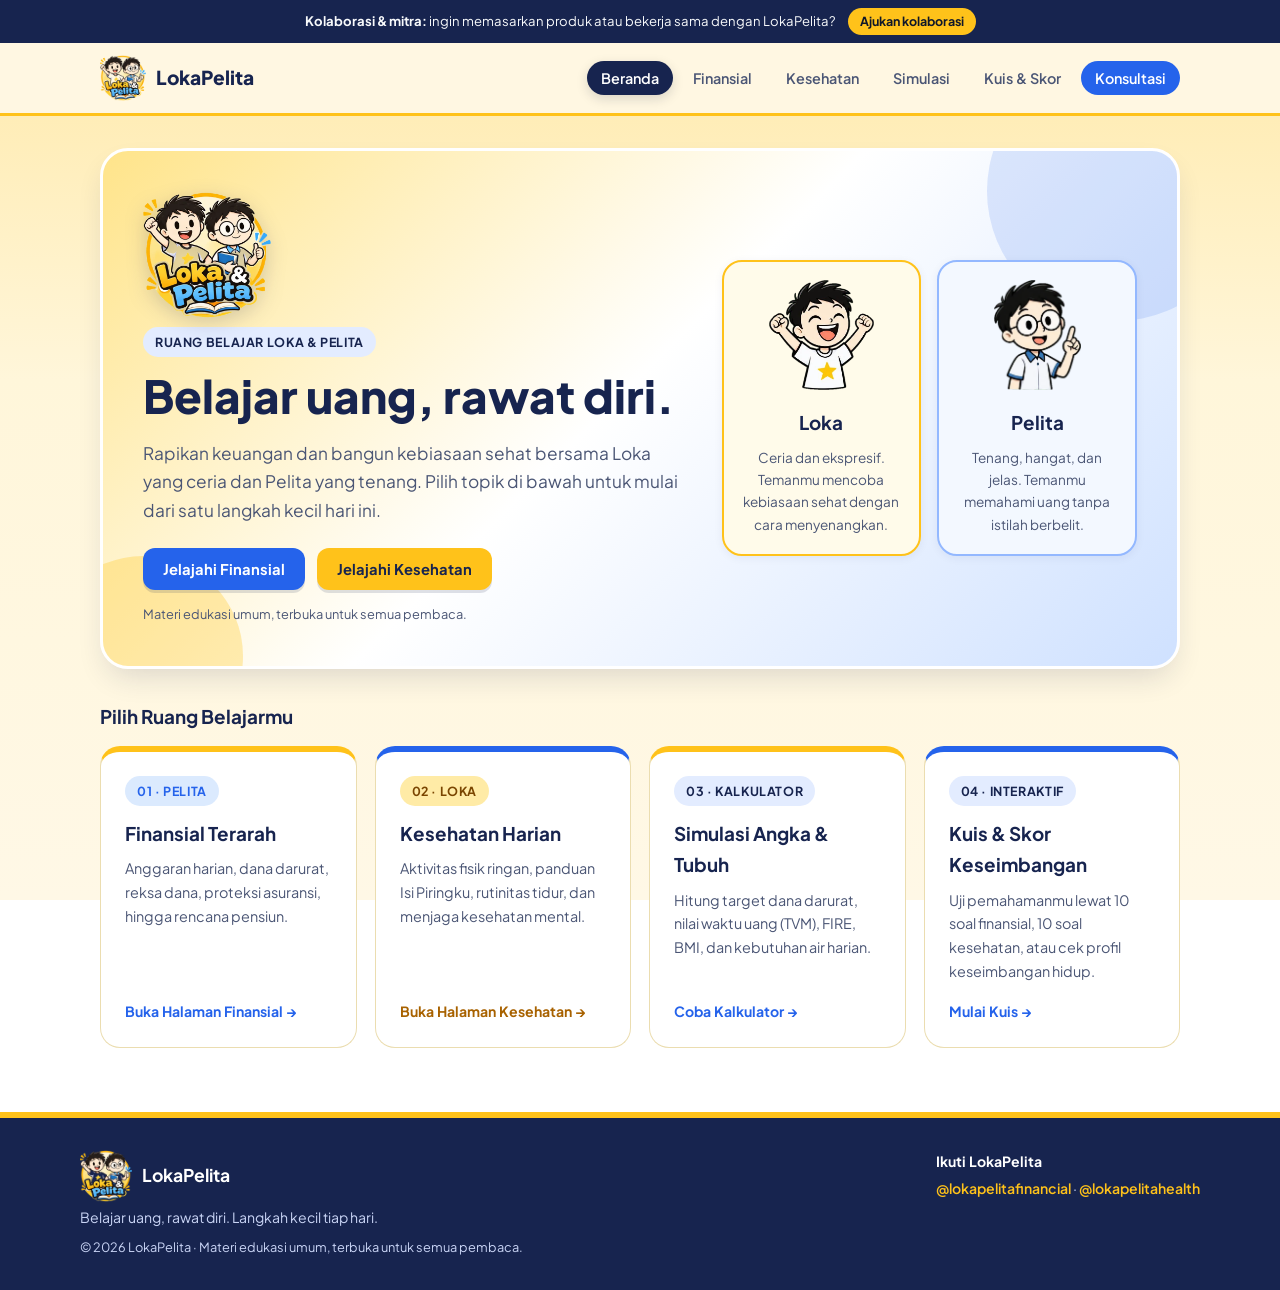
<file: index.html>
<!DOCTYPE html>
<html lang="id">
<head>
  <meta charset="UTF-8" />
  <meta name="viewport" content="width=device-width, initial-scale=1.0" />
  <title>LokaPelita — Belajar Uang, Rawat Diri</title>
  <link rel="icon" type="image/png" href="assets/favicon.png" />
  <meta name="description" content="Ruang belajar interaktif keuangan bersama Pelita dan kesehatan bersama Loka. Dilengkapi kalkulator simulasi dana darurat, TVM, FIRE, BMI, kebutuhan air, kuis edukatif, dan konsultasi." />
  <meta name="keywords" content="LokaPelita, literasi finansial, kalkulator dana darurat, kalkulator TVM, pensiun FIRE, kalkulator BMI, kebutuhan air harian, edukasi kesehatan" />
  <meta name="author" content="LokaPelita" />
  <link rel="canonical" href="https://lokapelita.vercel.app/" />

  <!-- Open Graph / WhatsApp / Facebook Preview -->
  <meta property="og:type" content="website" />
  <meta property="og:site_name" content="LokaPelita" />
  <meta property="og:url" content="https://lokapelita.vercel.app/" />
  <meta property="og:title" content="LokaPelita — Belajar Uang, Rawat Diri" />
  <meta property="og:description" content="Simulasi dana darurat, nilai waktu uang, FIRE, BMI, kebutuhan air, hingga kuis interaktif bersama Loka & Pelita." />
  <meta property="og:image" content="https://lokapelita.vercel.app/assets/og-image.png" />
  <meta property="og:image:width" content="1200" />
  <meta property="og:image:height" content="630" />

  <!-- Twitter / X Card -->
  <meta name="twitter:card" content="summary_large_image" />
  <meta name="twitter:title" content="LokaPelita — Belajar Uang, Rawat Diri" />
  <meta name="twitter:description" content="Ruang belajar interaktif keuangan bersama Pelita dan kesehatan bersama Loka." />
  <meta name="twitter:image" content="https://lokapelita.vercel.app/assets/og-image.png" />
  <link rel="preconnect" href="https://fonts.googleapis.com">
  <link rel="preconnect" href="https://fonts.gstatic.com" crossorigin>
  <link href="https://fonts.googleapis.com/css2?family=Plus+Jakarta+Sans:wght@400;500;600;700;800&display=swap" rel="stylesheet">
  <style>
    :root {
      --bg-main: #F8FAFC;
      --bg-card: #FFFFFF;
      --text-primary: #0F172A;
      --text-secondary: #475569;
      --pelita-primary: #0F766E;
      --pelita-light: #CCFBF1;
      --pelita-soft: #F0FDFA;
      --loka-primary: #D97706;
      --loka-light: #FEF3C7;
      --loka-soft: #FFFBEB;
      --border-color: #E2E8F0;
      --shadow-sm: 0 2px 8px rgba(15, 23, 42, 0.04);
      --shadow-md: 0 10px 25px -5px rgba(15, 23, 42, 0.07);
      --radius-lg: 20px;
      --radius-md: 14px;
    }

    * { box-sizing: border-box; margin: 0; padding: 0; }
    
    body {
      font-family: 'Plus Jakarta Sans', -apple-system, BlinkMacSystemFont, sans-serif;
      background-color: var(--bg-main);
      color: var(--text-primary);
      line-height: 1.65;
      min-height: 100vh;
      display: flex;
      flex-direction: column;
    }

    a { color: inherit; text-decoration: none; }

    /* Top Collab Banner */
    .top-banner {
      background: #0F172A;
      color: #F8FAFC;
      font-size: 0.82rem;
      padding: 8px 16px;
      text-align: center;
      display: flex;
      justify-content: center;
      align-items: center;
      gap: 12px;
      flex-wrap: wrap;
    }
    .top-banner a {
      background: #F59E0B;
      color: #0F172A;
      font-weight: 700;
      padding: 3px 12px;
      border-radius: 999px;
      font-size: 0.78rem;
      transition: transform 0.2s ease;
    }
    .top-banner a:hover { transform: scale(1.03); }

    /* Sticky Navbar */
    header {
      position: sticky;
      top: 0;
      z-index: 100;
      background: rgba(255, 255, 255, 0.92);
      backdrop-filter: blur(12px);
      border-bottom: 1px solid var(--border-color);
    }

    .nav-container {
      max-width: 1120px;
      margin: 0 auto;
      padding: 12px 20px;
      display: flex;
      align-items: center;
      justify-content: space-between;
      gap: 16px;
    }

    .brand {
      display: flex;
      align-items: center;
      gap: 10px;
      font-weight: 800;
      font-size: 1.2rem;
      color: var(--text-primary);
      cursor: pointer;
    }
    .brand img {
      width: 36px;
      height: 36px;
      border-radius: 10px;
      object-fit: cover;
    }

    .nav-menu {
      display: flex;
      align-items: center;
      gap: 6px;
      flex-wrap: wrap;
    }

    .nav-btn {
      background: transparent;
      border: none;
      font-family: inherit;
      font-size: 0.9rem;
      font-weight: 600;
      color: var(--text-secondary);
      padding: 8px 14px;
      border-radius: 999px;
      cursor: pointer;
      transition: all 0.25s cubic-bezier(0.16, 1, 0.3, 1);
    }

    .nav-btn:hover {
      background: #F1F5F9;
      color: var(--text-primary);
    }

    .nav-btn.active {
      background: var(--text-primary);
      color: #FFFFFF;
      box-shadow: 0 4px 12px rgba(15, 23, 42, 0.15);
    }

    .nav-btn.nav-cta {
      background: var(--pelita-primary);
      color: #FFFFFF;
    }
    .nav-btn.nav-cta:hover { background: #0D9488; }
    .nav-btn.nav-cta.active {
      background: #0F172A;
      outline: 2px solid var(--pelita-primary);
    }

    /* Mobile Hamburger */
    .mobile-toggle {
      display: none;
      background: #F1F5F9;
      border: 1px solid var(--border-color);
      border-radius: 10px;
      padding: 8px 12px;
      font-weight: 700;
      cursor: pointer;
      font-family: inherit;
    }

    /* Main Container & Smooth Page Transition */
    main {
      flex: 1;
      max-width: 1120px;
      width: 100%;
      margin: 0 auto;
      padding: 32px 20px 64px;
    }

    .page-view {
      display: none;
      opacity: 0;
      transform: translateY(14px);
    }

    .page-view.active {
      display: block;
      animation: smoothPageEnter 0.42s cubic-bezier(0.16, 1, 0.3, 1) forwards;
    }

    @keyframes smoothPageEnter {
      0% {
        opacity: 0;
        transform: translateY(14px);
      }
      100% {
        opacity: 1;
        transform: translateY(0);
      }
    }

    /* Typography & Section Headers */
    .badge {
      display: inline-flex;
      align-items: center;
      gap: 6px;
      font-size: 0.78rem;
      font-weight: 700;
      text-transform: uppercase;
      letter-spacing: 0.05em;
      padding: 5px 12px;
      border-radius: 999px;
      margin-bottom: 12px;
    }
    .badge-pelita { background: var(--pelita-light); color: var(--pelita-primary); }
    .badge-loka { background: var(--loka-light); color: var(--loka-primary); }
    .badge-neutral { background: #E2E8F0; color: #334155; }

    h1 { font-size: clamp(2rem, 4vw, 2.85rem); font-weight: 800; line-height: 1.18; margin-bottom: 16px; }
    h2 { font-size: clamp(1.5rem, 3vw, 2rem); font-weight: 800; line-height: 1.25; margin-bottom: 10px; }
    h3 { font-size: 1.18rem; font-weight: 700; margin-bottom: 8px; }
    p.lead { font-size: 1.08rem; color: var(--text-secondary); max-width: 640px; margin-bottom: 24px; }

    /* Buttons */
    .btn-group { display: flex; flex-wrap: wrap; gap: 12px; margin-top: 16px; }
    .btn {
      display: inline-flex;
      align-items: center;
      justify-content: center;
      gap: 8px;
      padding: 12px 20px;
      border-radius: 12px;
      font-weight: 700;
      font-size: 0.92rem;
      cursor: pointer;
      border: none;
      font-family: inherit;
      transition: all 0.2s ease;
    }
    .btn-pelita { background: var(--pelita-primary); color: #fff; }
    .btn-pelita:hover { background: #0D9488; transform: translateY(-1px); }
    .btn-loka { background: var(--loka-primary); color: #fff; }
    .btn-loka:hover { background: #B45309; transform: translateY(-1px); }
    .btn-outline { background: #fff; color: var(--text-primary); border: 1px solid var(--border-color); }
    .btn-outline:hover { background: #F1F5F9; }
    .btn-sm { padding: 8px 14px; font-size: 0.84rem; border-radius: 10px; }

    /* Hero Grid (Beranda) */
    .hero-card {
      background: linear-gradient(135deg, #FFFFFF 0%, #F0FDFA 55%, #FFFBEB 100%);
      border: 1px solid var(--border-color);
      border-radius: 28px;
      padding: 40px;
      display: grid;
      grid-template-columns: 1.25fr 0.95fr;
      gap: 32px;
      align-items: center;
      box-shadow: var(--shadow-md);
      margin-bottom: 32px;
    }

    .character-showcase {
      display: grid;
      grid-template-columns: 1fr 1fr;
      gap: 16px;
    }

    .char-box {
      background: #FFFFFF;
      border: 1px solid var(--border-color);
      border-radius: var(--radius-lg);
      padding: 18px;
      text-align: center;
      box-shadow: var(--shadow-sm);
    }
    .char-box img {
      width: 110px;
      height: 110px;
      object-fit: contain;
      margin-bottom: 10px;
    }

    /* Quick Navigation Hub Cards on Beranda */
    .hub-grid {
      display: grid;
      grid-template-columns: repeat(auto-fit, minmax(240px, 1fr));
      gap: 18px;
    }
    .hub-card {
      background: var(--bg-card);
      border: 1px solid var(--border-color);
      border-radius: var(--radius-lg);
      padding: 24px;
      cursor: pointer;
      transition: all 0.25s ease;
      display: flex;
      flex-direction: column;
      justify-content: space-between;
    }
    .hub-card:hover {
      transform: translateY(-4px);
      box-shadow: var(--shadow-md);
      border-color: #CBD5E1;
    }
    .hub-card .hub-arrow {
      margin-top: 16px;
      font-weight: 700;
      font-size: 0.88rem;
      color: var(--pelita-primary);
    }

    /* Content Modules Grid */
    .page-header-banner {
      background: var(--bg-card);
      border: 1px solid var(--border-color);
      border-radius: 24px;
      padding: 28px 32px;
      display: flex;
      align-items: center;
      justify-content: space-between;
      gap: 24px;
      margin-bottom: 28px;
      box-shadow: var(--shadow-sm);
    }
    .page-header-banner img {
      width: 96px;
      height: 96px;
      object-fit: contain;
      flex-shrink: 0;
    }

    .modules-grid {
      display: grid;
      grid-template-columns: repeat(auto-fit, minmax(310px, 1fr));
      gap: 20px;
    }

    .module-card {
      background: var(--bg-card);
      border: 1px solid var(--border-color);
      border-radius: var(--radius-lg);
      padding: 24px;
      box-shadow: var(--shadow-sm);
      display: flex;
      flex-direction: column;
      gap: 12px;
    }

    .module-num {
      font-size: 0.8rem;
      font-weight: 800;
      color: var(--pelita-primary);
    }
    .module-num.loka { color: var(--loka-primary); }

    .action-tip {
      background: #F8FAFC;
      border-left: 3px solid var(--pelita-primary);
      padding: 10px 14px;
      border-radius: 0 10px 10px 0;
      font-size: 0.9rem;
    }
    .action-tip.loka { border-left-color: var(--loka-primary); }

    .ref-list {
      margin-top: auto;
      padding-top: 12px;
      border-top: 1px dashed var(--border-color);
      font-size: 0.84rem;
    }
    .ref-list span {
      display: block;
      font-weight: 700;
      color: var(--text-secondary);
      margin-bottom: 6px;
    }
    .ref-list ul { padding-left: 18px; color: var(--pelita-primary); }
    .ref-list li { margin-bottom: 4px; }
    .ref-list a:hover { text-decoration: underline; }

    /* Sub-tabs inside Simulasi & Kuis */
    .sub-tabs {
      display: flex;
      gap: 8px;
      flex-wrap: wrap;
      margin-bottom: 24px;
      background: #E2E8F0;
      padding: 6px;
      border-radius: 14px;
      width: fit-content;
    }
    .sub-tab-btn {
      border: none;
      background: transparent;
      font-family: inherit;
      font-weight: 700;
      font-size: 0.88rem;
      padding: 9px 16px;
      border-radius: 10px;
      cursor: pointer;
      color: var(--text-secondary);
      transition: all 0.2s ease;
    }
    .sub-tab-btn.active {
      background: #FFFFFF;
      color: var(--text-primary);
      box-shadow: var(--shadow-sm);
    }

    .sub-panel { display: none; animation: smoothPageEnter 0.3s ease forwards; }
    .sub-panel.active { display: block; }

    /* Calculator Forms */
    .calc-card {
      background: var(--bg-card);
      border: 1px solid var(--border-color);
      border-radius: 22px;
      padding: 28px;
      max-width: 680px;
      box-shadow: var(--shadow-sm);
    }
    .form-group { margin-bottom: 16px; }
    .form-group label {
      display: block;
      font-weight: 700;
      font-size: 0.9rem;
      margin-bottom: 6px;
    }
    .form-control {
      width: 100%;
      padding: 11px 14px;
      border: 1px solid #CBD5E1;
      border-radius: 10px;
      font-family: inherit;
      font-size: 0.95rem;
    }
    .form-control:focus { outline: 2px solid var(--pelita-primary); border-color: transparent; }
    .helper-text { font-size: 0.8rem; color: var(--text-secondary); margin-top: 4px; }

    .result-box {
      margin-top: 20px;
      padding: 18px;
      border-radius: 14px;
      background: var(--pelita-soft);
      border: 1px solid var(--pelita-light);
      display: none;
    }
    .result-box.loka {
      background: var(--loka-soft);
      border-color: var(--loka-light);
    }
    .result-box.show { display: block; animation: smoothPageEnter 0.3s ease; }

    /* Quiz Styling */
    .quiz-option {
      display: block;
      width: 100%;
      text-align: left;
      padding: 13px 16px;
      margin-bottom: 10px;
      border: 1px solid var(--border-color);
      border-radius: 12px;
      background: #FFFFFF;
      font-family: inherit;
      font-size: 0.94rem;
      font-weight: 500;
      cursor: pointer;
      transition: all 0.18s ease;
    }
    .quiz-option:hover { background: #F8FAFC; border-color: #94A3B8; }
    .quiz-option.selected { border-color: var(--pelita-primary); background: var(--pelita-soft); font-weight: 700; }
    .quiz-option.correct { border-color: #16A34A; background: #DCFCE7; color: #14532D; font-weight: 700; }
    .quiz-option.wrong { border-color: #DC2626; background: #FEE2E2; color: #7F1D1D; }

    /* Footer */
    footer {
      background: #FFFFFF;
      border-top: 1px solid var(--border-color);
      padding: 32px 20px;
      margin-top: auto;
    }
    .footer-inner {
      max-width: 1120px;
      margin: 0 auto;
      display: flex;
      justify-content: space-between;
      align-items: flex-start;
      flex-wrap: wrap;
      gap: 24px;
      font-size: 0.88rem;
      color: var(--text-secondary);
    }

    @media (max-width: 820px) {
      .hero-card { grid-template-columns: 1fr; padding: 24px; }
      .mobile-toggle { display: block; }
      .nav-menu {
        display: none;
        width: 100%;
        flex-direction: column;
        align-items: stretch;
        padding-top: 12px;
        border-top: 1px solid var(--border-color);
      }
      .nav-menu.open { display: flex; }
      .nav-container { flex-wrap: wrap; }
      .page-header-banner { flex-direction: column; text-align: center; }
    }

    /* ===== Tema Loka (kuning) & Pelita (biru) ===== */
    :root {
      --bg-main:#FFF8E6; --bg-card:#FFFFFF; --text-primary:#17244F; --text-secondary:#4B5675;
      --pelita-primary:#2563EB; --pelita-light:#DBEAFE; --pelita-soft:#EFF6FF;
      --loka-primary:#A86200; --loka-light:#FFEBA6; --loka-soft:#FFFBEA;
      --yellow:#FFC21A; --navy:#17244F; --border-color:#EBDDB0;
      --shadow-sm:0 2px 10px rgba(23,36,79,.06); --shadow-md:0 14px 30px -8px rgba(23,36,79,.16);
    }
    body { background: linear-gradient(180deg,#FFE9A8 0,#FFF6DA 380px,#FFF8E6 100%) fixed; }
    .top-banner { background: var(--navy); }
    .top-banner a { background: var(--yellow); }
    header { background: rgba(255,248,230,.92); border-bottom: 3px solid var(--yellow); }
    .nav-btn:hover { background: #FFEBA6; color: var(--navy); }
    .nav-btn.active { background: var(--navy); }
    .nav-btn.nav-cta { background: var(--pelita-primary); }
    .nav-btn.nav-cta:hover { background: #1E40AF; }
    .nav-btn.nav-cta.active { outline-color: var(--yellow); }
    .brand { color: var(--navy); }
    .btn { box-shadow: 0 3px 0 rgba(23,36,79,.14); }
    .btn:active { transform: translateY(2px); box-shadow: none; }
    .btn-pelita:hover { background: #1E40AF; }
    .btn-loka { background: var(--yellow); color: var(--navy); }
    .btn-loka:hover { background: #FFB300; }
    .btn-outline { border: 2px solid #D9C98F; }
    .btn-outline:hover { background: #FFF1C4; }
    .badge-loka { background: var(--loka-light); color: #7A4500; }
    .badge-neutral { background: #E3ECFF; color: var(--navy); }
    .hero-card { background: linear-gradient(135deg,#FFE48A 0%,#FFFFFF 48%,#CFE1FF 100%); border: 3px solid #fff; position: relative; overflow: hidden; }
    .hero-card::before, .hero-card::after { content:""; position:absolute; border-radius:50%; pointer-events:none; }
    .hero-card::before { width:260px; height:260px; right:-70px; top:-90px; background:rgba(37,99,235,.14); }
    .hero-card::after { width:200px; height:200px; left:-60px; bottom:-90px; background:rgba(255,194,26,.30); }
    .hero-card > * { position: relative; z-index: 1; }
    .char-box:first-child { border-color: var(--yellow); background: #FFFBEA; }
    .char-box:last-child { border-color: #93B8FF; background: #F3F8FF; }
    .char-box { border-width: 2px; }
    .hub-card { border-top: 6px solid var(--pelita-primary); }
    .hub-card:nth-child(odd) { border-top-color: var(--yellow); }
    .hub-card:hover { border-color: #D9C98F; }
    .hub-card:nth-child(even):hover { border-color: #93B8FF; }
    .page-header-banner { background: linear-gradient(120deg,#FFFFFF 40%,#EAF2FF 100%); border: 2px solid #fff; box-shadow: var(--shadow-md); }
    #page-kesehatan .page-header-banner { background: linear-gradient(120deg,#FFFFFF 40%,#FFF0B8 100%); }
    .module-card { border-top: 5px solid #93B8FF; }
    #page-kesehatan .module-card { border-top-color: var(--yellow); }
    .action-tip { background: #EFF6FF; }
    .action-tip.loka { background: #FFFBEA; }
    .sub-tabs { background: #FFE9A8; }
    .sub-tab-btn.active { background: var(--navy); color: #fff; }
    .calc-card { border: 2px solid #fff; box-shadow: var(--shadow-md); }
    .form-control { border: 2px solid #E3D8B0; }
    .form-control:focus { outline-color: var(--pelita-primary); }
    .quiz-option { border: 2px solid #E8DDB8; font-weight: 600; }
    .quiz-option:hover { background: #FFF6D6; border-color: var(--yellow); }
    .quiz-option.correct { border-color: #16A34A; background: #DCFCE7; }
    footer { background: var(--navy); color: #C9D4F5; border-top: 6px solid var(--yellow); }
    .footer-inner { color: #C9D4F5; }
    footer strong { color: #fff !important; }
    footer a { color: var(--yellow) !important; }
    .qprog { height: 10px; background: #EAF0FF; border-radius: 99px; overflow: hidden; margin: 6px 0 14px; }
    .qprog i { display: block; height: 100%; background: linear-gradient(90deg,var(--yellow),var(--pelita-primary)); border-radius: 99px; transition: width .35s ease; }
    .card-prev { display: block; width: 100%; max-width: 270px; border-radius: 22px; margin: 14px 0 6px; box-shadow: var(--shadow-md); border: 3px solid #fff; background: #FFF1C4; aspect-ratio: 9/16; }
    .share-note { font-size: .84rem; color: var(--text-secondary); margin-top: 10px; min-height: 1.2em; }

    .brand img { width: auto; height: 46px; border-radius: 0; object-fit: contain; }
    .hero-logo { display: block; width: 128px; height: auto; margin: 0 0 8px; filter: drop-shadow(0 6px 10px rgba(23,36,79,.2)); }
    .foot-brand { display: flex; align-items: center; gap: 10px; margin-bottom: 4px; }
    .foot-brand img { width: 52px; height: 52px; object-fit: contain; }
    .pyramid-wrap {
      background: #FFFFFF;
      border: 2px solid #DBEAFE;
      border-radius: 16px;
      padding: 14px;
      margin: 4px 0;
      text-align: center;
      box-shadow: var(--shadow-sm);
    }
    .pyramid {
      display: block;
      width: 100%;
      max-width: 480px;
      max-height: 290px;
      object-fit: contain;
      height: auto;
      margin: 0 auto;
      border-radius: 10px;
      background: #fff;
    }
    .pyramid-caption {
      font-size: 0.78rem;
      color: var(--text-secondary);
      margin-top: 8px;
      font-weight: 600;
    }
    #page-finansial .modules-grid {
      grid-template-columns: repeat(2, minmax(0, 1fr));
      align-items: stretch;
    }
    @media (max-width: 820px) {
      #page-finansial .modules-grid {
        grid-template-columns: 1fr;
      }
    }

    .mod-ill { height: 180px; border-radius: 16px; padding: 10px; display: flex; align-items: center; justify-content: center; background: linear-gradient(135deg, #E3EEFF, #FFFFFF); }
    #page-kesehatan .mod-ill { background: linear-gradient(135deg, #FFF0B3, #FFFFFF); }
    .mod-ill img { max-width: 100%; max-height: 100%; width: auto; height: auto; object-fit: contain; }
    .module-card.wide .mod-ill { height: 210px; }

    /* ===== Actionable Insight & Share Card ===== */
    .lp-insight-card {
      margin-top: 16px;
      padding: 18px 20px;
      border-radius: 16px;
      background: #FFFFFF;
      border: 2px solid #E2E8F0;
      box-shadow: var(--shadow-sm);
      text-align: left;
      animation: smoothPageEnter 0.35s ease;
    }
    .lp-insight-badge {
      display: inline-block;
      padding: 4px 12px;
      border-radius: 999px;
      font-size: 0.78rem;
      font-weight: 800;
      margin-bottom: 10px;
    }
    .lp-badge-good { background: #DCFCE7; color: #166534; }
    .lp-badge-warn { background: #FEF3C7; color: #92400E; }
    .lp-badge-alert { background: #FEE2E2; color: #991B1B; }
    .lp-insight-why {
      font-size: 0.92rem;
      color: var(--text-primary);
      margin-bottom: 12px;
    }
    .lp-insight-steps-title {
      font-size: 0.88rem;
      font-weight: 800;
      color: var(--navy);
      margin-bottom: 6px;
    }
    .lp-insight-steps {
      padding-left: 20px;
      font-size: 0.88rem;
      color: var(--text-secondary);
      margin-bottom: 14px;
    }
    .lp-insight-steps li { margin-bottom: 6px; }
    .lp-action-row {
      display: flex;
      flex-wrap: wrap;
      gap: 8px;
      margin-top: 10px;
    }
    .btn-wa { background: #16A34A; color: #FFFFFF; }
    .btn-wa:hover { background: #15803D; transform: translateY(-1px); }
    .btn-navy { background: var(--navy); color: #FFFFFF; }
    .btn-navy:hover { background: #233570; transform: translateY(-1px); }
  </style>
</head>
<body>

  <!-- Top Bar -->
  <div class="top-banner">
    <span><strong>Kolaborasi &amp; mitra:</strong> ingin memasarkan produk atau bekerja sama dengan LokaPelita?</span>
    <a href="https://www.instagram.com/lokapelitafinancial/" target="_blank" rel="noopener noreferrer">Ajukan kolaborasi</a>
  </div>

  <!-- Navbar -->
  <header>
    <div class="nav-container">
      <div class="brand" onclick="navigateTo('beranda')">
        <img src="assets/logo-lokapelita.webp" alt="Logo LokaPelita">
        <span>LokaPelita</span>
      </div>

      <button class="mobile-toggle" onclick="toggleMobileMenu()" aria-label="Buka Menu">☰ Menu</button>

      <nav class="nav-menu" id="navMenu">
        <button class="nav-btn active" data-page="beranda" onclick="navigateTo('beranda')">Beranda</button>
        <button class="nav-btn" data-page="finansial" onclick="navigateTo('finansial')">Finansial</button>
        <button class="nav-btn" data-page="kesehatan" onclick="navigateTo('kesehatan')">Kesehatan</button>
        <button class="nav-btn" data-page="simulasi" onclick="navigateTo('simulasi')">Simulasi</button>
        <button class="nav-btn" data-page="kuis" onclick="navigateTo('kuis')">Kuis &amp; Skor</button>
        <button class="nav-btn nav-cta" data-page="konsultasi" onclick="navigateTo('konsultasi')">Konsultasi</button>
      </nav>
    </div>
  </header>

  <!-- Main Multi-Page Viewport -->
  <main>

    <!-- ==================== HALAMAN 1: BERANDA ==================== -->
    <section id="page-beranda" class="page-view active">
      <div class="hero-card">
        <div>
          <img class="hero-logo" src="assets/logo-lokapelita.webp" alt="Logo Loka &amp; Pelita">
          <span class="badge badge-neutral">Ruang belajar Loka &amp; Pelita</span>
          <h1>Belajar uang, rawat diri.</h1>
          <p class="lead">Rapikan keuangan dan bangun kebiasaan sehat bersama Loka yang ceria dan Pelita yang tenang. Pilih topik di bawah untuk mulai dari satu langkah kecil hari ini.</p>
          <div class="btn-group">
            <button class="btn btn-pelita" onclick="navigateTo('finansial')">Jelajahi Finansial</button>
            <button class="btn btn-loka" onclick="navigateTo('kesehatan')">Jelajahi Kesehatan</button>
          </div>
          <p class="helper-text" style="margin-top: 14px;">Materi edukasi umum, terbuka untuk semua pembaca.</p>
        </div>

        <div class="character-showcase">
          <div class="char-box">
            <img src="assets/loka-happy.webp" alt="Loka tersenyum ceria">
            <h3>Loka</h3>
            <p style="font-size: 0.85rem; color: var(--text-secondary);">Ceria dan ekspresif. Temanmu mencoba kebiasaan sehat dengan cara menyenangkan.</p>
          </div>
          <div class="char-box">
            <img src="assets/pelita-explaining.webp" alt="Pelita menjelaskan">
            <h3>Pelita</h3>
            <p style="font-size: 0.85rem; color: var(--text-secondary);">Tenang, hangat, dan jelas. Temanmu memahami uang tanpa istilah berbelit.</p>
          </div>
        </div>
      </div>

      <h3 style="margin-bottom: 14px;">Pilih Ruang Belajarmu</h3>
      <div class="hub-grid">
        <div class="hub-card" onclick="navigateTo('finansial')">
          <div>
            <span class="badge badge-pelita">01 · Pelita</span>
            <h3>Finansial Terarah</h3>
            <p style="font-size: 0.9rem; color: var(--text-secondary);">Anggaran harian, dana darurat, reksa dana, proteksi asuransi, hingga rencana pensiun.</p>
          </div>
          <div class="hub-arrow">Buka Halaman Finansial →</div>
        </div>

        <div class="hub-card" onclick="navigateTo('kesehatan')">
          <div>
            <span class="badge badge-loka">02 · Loka</span>
            <h3>Kesehatan Harian</h3>
            <p style="font-size: 0.9rem; color: var(--text-secondary);">Aktivitas fisik ringan, panduan Isi Piringku, rutinitas tidur, dan menjaga kesehatan mental.</p>
          </div>
          <div class="hub-arrow" style="color: var(--loka-primary);">Buka Halaman Kesehatan →</div>
        </div>

        <div class="hub-card" onclick="navigateTo('simulasi')">
          <div>
            <span class="badge badge-neutral">03 · Kalkulator</span>
            <h3>Simulasi Angka &amp; Tubuh</h3>
            <p style="font-size: 0.9rem; color: var(--text-secondary);">Hitung target dana darurat, nilai waktu uang (TVM), FIRE, BMI, dan kebutuhan air harian.</p>
          </div>
          <div class="hub-arrow">Coba Kalkulator →</div>
        </div>

        <div class="hub-card" onclick="navigateTo('kuis')">
          <div>
            <span class="badge badge-neutral">04 · Interaktif</span>
            <h3>Kuis &amp; Skor Keseimbangan</h3>
            <p style="font-size: 0.9rem; color: var(--text-secondary);">Uji pemahamanmu lewat 10 soal finansial, 10 soal kesehatan, atau cek profil keseimbangan hidup.</p>
          </div>
          <div class="hub-arrow">Mulai Kuis →</div>
        </div>
      </div>
    </section>

    <!-- ==================== HALAMAN 2: FINANSIAL ==================== -->
    <section id="page-finansial" class="page-view">
      <div class="page-header-banner">
        <div>
          <span class="badge badge-pelita">01 · Finansial bersama Pelita</span>
          <h2>Uang lebih terarah.</h2>
          <p style="color: var(--text-secondary);">“Kita mulai dari apa yang bisa kamu ukur.” Atur pengeluaran hari ini, pahami risikonya, lalu siapkan tujuan jangka panjang.</p>
          <div class="btn-group">
            <button class="btn btn-pelita btn-sm" onclick="navigateTo('simulasi', 'calc-darurat')">Buka Kalkulator Keuangan</button>
            <button class="btn btn-outline btn-sm" onclick="navigateTo('kuis', 'quiz-finansial')">Ikuti Kuis Finansial</button>
          </div>
        </div>
        <img src="assets/pelita-teaching.webp" alt="Pelita mengajar">
      </div>

      <div class="modules-grid">
        <!-- 01 Anggaran -->
        <article class="module-card">
          <div class="mod-ill"><img src="assets/ill-anggaran.webp" alt="Loka dan Pelita menghitung anggaran" loading="lazy"></div>
          <span class="module-num">01 · ANGGARAN</span>
          <h3>Gajian lewat, saldo ikut lewat?</h3>
          <p style="font-size: 0.92rem;">Catat uang masuk dan keluar selama satu minggu. Tandai pengeluaran wajib seperti makan dan transportasi, lalu pisahkan pengeluaran yang bisa ditunda.</p>
          <div class="action-tip"><strong>Coba hari ini:</strong> pilih satu pengeluaran yang ingin dibatasi minggu depan dan pantau hasilnya setelah 7 hari.</div>
          <div class="pyramid-wrap">
            <img class="pyramid" src="assets/piramida-keuangan.webp" alt="Piramida keuangan dari bawah ke atas: arus kas, kredit, dan dana darurat; manajemen risiko dan asuransi; investasi dan tujuan keuangan; dana pensiun dan penghasilan pasif; waris dan hibah" loading="lazy">
            <p class="pyramid-caption">Fondasi paling bawah dimulai dari Arus Kas &amp; Dana Darurat sebelum naik ke Proteksi &amp; Investasi.</p>
          </div>
          <div class="ref-list">
            <span>Referensi belajar:</span>
            <ul>
              <li><a href="https://katadata.co.id/lifestyle/varia/6ae31d61dac87/metode-503020-cara-mengatur-gaji-dan-keuangan-bulanan" target="_blank" rel="noopener noreferrer">Katadata: Metode 50/30/20 mengatur gaji bulanan</a></li>
              <li><a href="https://www.antaranews.com/berita/5676352/10-cara-mengatur-keuangan-bulanan-agar-gaji-tidak-cepat-habis" target="_blank" rel="noopener noreferrer">Antara: 10 cara mengatur keuangan bulanan</a></li>
            </ul>
          </div>
        </article>

        <!-- 02 Dana Darurat -->
        <article class="module-card">
          <div class="mod-ill"><img src="assets/ill-dana-darurat.webp" alt="Loka dan Pelita menyiapkan dana darurat" loading="lazy"></div>
          <span class="module-num">02 · DANA DARURAT</span>
          <h3>Siapkan cadangan untuk hal tak terduga</h3>
          <p style="font-size: 0.92rem;">Dana darurat adalah uang cadangan untuk kebutuhan mendesak saat pendapatan turun atau muncul biaya tak terduga. Hitung pengeluaran pokok bulanan terlebih dahulu.</p>
          <div class="action-tip"><strong>Coba hari ini:</strong> pisahkan cadangan dari rekening belanja harian di instrumen yang mudah dicairkan.</div>
          <button class="btn btn-outline btn-sm" onclick="navigateTo('simulasi', 'calc-darurat')">Hitung Target Dana Darurat →</button>
          <div class="ref-list">
            <span>Referensi belajar:</span>
            <ul>
              <li><a href="https://pegadaian.co.id/artikel/keuangan/ketahui-berapa-dana-darurat-yang-wajib-kamu-punya" target="_blank" rel="noopener noreferrer">Pegadaian: Berapa besaran dana darurat ideal?</a></li>
              <li><a href="https://www.kompas.tv/ekonomi/628433/3-tempat-simpan-dana-darurat-yang-aman-menurut-ojk" target="_blank" rel="noopener noreferrer">Kompas TV: 3 tempat simpan dana darurat aman</a></li>
            </ul>
          </div>
        </article>

        <!-- 03 Investasi -->
        <article class="module-card">
          <div class="mod-ill"><img src="assets/ill-investasi.webp" alt="Loka dan Pelita belajar investasi" loading="lazy"></div>
          <span class="module-num">03 · INVESTASI</span>
          <h3>Kenali reksa dana dan risikonya</h3>
          <p style="font-size: 0.92rem;">Reksa dana menghimpun dana investor untuk dikelola manajer investasi pada pasar uang, obligasi, atau saham. Nilainya bisa turun dan hasilnya tidak dijamin.</p>
          <div class="action-tip"><strong>Sebelum memilih:</strong> baca prospektus dan ringkasan produk. Perhatikan aset dasar, biaya, risiko, dan aturan pencairan.</div>
          <button class="btn btn-outline btn-sm" onclick="navigateTo('simulasi', 'calc-tvm')">Simulasi Nilai Waktu Uang →</button>
          <div class="ref-list">
            <span>Referensi belajar:</span>
            <ul>
              <li><a href="https://sikapiuangmu.ojk.go.id" target="_blank" rel="noopener noreferrer">Portal Edukasi Pasar Modal (Sikapi Uangmu OJK)</a></li>
              <li><a href="https://www.antaranews.com/berita/5695820/mau-mulai-investasi-ini-perbandingan-reksa-dana-dan-emas-untuk-pemula" target="_blank" rel="noopener noreferrer">Antara: Perbandingan reksa dana dan emas</a></li>
            </ul>
          </div>
        </article>

        <!-- 04 Asuransi -->
        <article class="module-card">
          <div class="mod-ill"><img src="assets/ill-asuransi.webp" alt="Loka dan Pelita memegang perisai dan polis asuransi" loading="lazy"></div>
          <span class="module-num">04 · ASURANSI</span>
          <h3>Kenali perlindungan sebelum membeli polis</h3>
          <p style="font-size: 0.92rem;">Asuransi menanggung risiko tertentu sesuai polis. Cek perlindungan yang sudah dimiliki seperti JKN atau fasilitas kantor sebelum menambah polis baru.</p>
          <div class="action-tip"><strong>Coba hari ini:</strong> bandingkan dua polis serupa dan minta penjelasan tertulis mengenai pengecualian serta masa tunggu.</div>
          <div class="ref-list">
            <span>Referensi belajar:</span>
            <ul>
              <li><a href="https://keuangan.kontan.co.id/news/berniat-membeli-produk-asuransi-cek-tips-dari-ojk" target="_blank" rel="noopener noreferrer">Kontan: Tips memilih produk asuransi dari OJK</a></li>
              <li><a href="https://sikapiuangmu.ojk.go.id" target="_blank" rel="noopener noreferrer">Seri Literasi Keuangan Asuransi (OJK)</a></li>
            </ul>
          </div>
        </article>

        <!-- 05 Pensiun -->
        <article class="module-card">
          <div class="mod-ill"><img src="assets/ill-pensiun.webp" alt="Loka dan Pelita merencanakan pensiun" loading="lazy"></div>
          <span class="module-num">05 · PERENCANAAN PENSIUN</span>
          <h3>Mulai dari pengeluaran, bukan angka besar</h3>
          <p style="font-size: 0.92rem;">Bayangkan pengeluaran rutin saat pensiun, lalu kurangi dengan penghasilan pensiun bulanan yang tersedia. Selisihnya perlu ditopang tabungan atau investasi.</p>
          <div class="action-tip"><strong>Coba hari ini:</strong> pisahkan dana pensiun dari dana darurat dan tentukan setoran bulanan yang realistis.</div>
          <button class="btn btn-outline btn-sm" onclick="navigateTo('simulasi', 'calc-fire')">Jajaki Target Pensiun FIRE →</button>
          <div class="ref-list">
            <span>Referensi belajar:</span>
            <ul>
              <li><a href="https://www.kompas.tv/ekonomi/616671/7-tips-menyiapkan-dana-pensiun-agar-hidup-tenang-di-masa-tua" target="_blank" rel="noopener noreferrer">Kompas TV: 7 tips menyiapkan dana pensiun</a></li>
              <li><a href="https://sikapiuangmu.ojk.go.id" target="_blank" rel="noopener noreferrer">Panduan Perencanaan Pensiun (OJK)</a></li>
            </ul>
          </div>
        </article>
      </div>
    </section>

    <!-- ==================== HALAMAN 3: KESEHATAN ==================== -->
    <section id="page-kesehatan" class="page-view">
      <div class="page-header-banner">
        <div>
          <span class="badge badge-loka">02 · Kesehatan bersama Loka</span>
          <h2>Rawat diri, pelan-pelan.</h2>
          <p style="color: var(--text-secondary);">“Jalan santai juga hitungannya bergerak!” Pilih satu kebiasaan yang terasa paling mungkin untuk kamu coba hari ini.</p>
          <div class="btn-group">
            <button class="btn btn-loka btn-sm" onclick="navigateTo('simulasi', 'calc-bmi')">Cek BMI &amp; Kebutuhan Air</button>
            <button class="btn btn-outline btn-sm" onclick="navigateTo('kuis', 'quiz-kesehatan')">Ikuti Kuis Kesehatan</button>
          </div>
        </div>
        <img src="assets/loka-health-running.webp" alt="Loka berlari">
      </div>

      <div class="modules-grid">
        <!-- 01 Aktivitas Fisik -->
        <article class="module-card">
          <div class="mod-ill"><img src="assets/ill-aktivitas-fisik.webp" alt="Loka dan Pelita berlari" loading="lazy"></div>
          <span class="module-num loka">01 · AKTIVITAS FISIK</span>
          <h3>Jalan santai untuk mulai bergerak</h3>
          <p style="font-size: 0.92rem;">Berjalan kaki, bersepeda, dan menari termasuk aktivitas fisik. Pilih yang kamu sukai dan sesuaikan durasi serta intensitasnya dengan kemampuan tubuhmu.</p>
          <div class="action-tip loka"><strong>Coba hari ini:</strong> sisipkan jalan santai 10–15 menit setelah makan siang atau jeda peregangan di sela duduk lama.</div>
          <div class="ref-list">
            <span>Referensi belajar:</span>
            <ul>
              <li><a href="https://www.alodokter.com/manfaat-latihan-kebugaran-jasmani-bagi-fisik-dan-mental" target="_blank" rel="noopener noreferrer">Alodokter: Manfaat latihan kebugaran jasmani</a></li>
              <li><a href="https://www.antaranews.com/berita/5766584/berapa-menit-jalan-kaki-untuk-menjaga-kesehatan-jantung" target="_blank" rel="noopener noreferrer">Antara: Durasi jalan kaki untuk kesehatan jantung</a></li>
            </ul>
          </div>
        </article>

        <!-- 02 Pola Makan -->
        <article class="module-card">
          <div class="mod-ill"><img src="assets/ill-pola-makan.webp" alt="Loka dan Pelita makan sehat" loading="lazy"></div>
          <span class="module-num loka">02 · POLA MAKAN SEHAT</span>
          <h3>Atur pola makan tanpa aturan ekstrem</h3>
          <p style="font-size: 0.92rem;">Panduan <strong>Isi Piringku</strong> membagi piring makan menjadi: Sayur (1/3), Buah (1/6), Makanan pokok (1/3), dan Lauk pauk (1/6).</p>
          <div class="action-tip loka"><strong>Coba hari ini:</strong> utamakan air putih dan cek label gula, garam, serta lemak pada makanan kemasan.</div>
          <div class="ref-list">
            <span>Referensi belajar:</span>
            <ul>
              <li><a href="https://www.ekahospital.com/better-healths/memahami-panduan-gizi-seimbang-yang-tepat" target="_blank" rel="noopener noreferrer">Eka Hospital: Panduan gizi seimbang Isi Piringku</a></li>
              <li><a href="https://gorontalo.antaranews.com/berita/259395/bpom-perhatikan-isi-piringku-dan-ing-untuk-asupan-gizi-seimbang" target="_blank" rel="noopener noreferrer">Antara: BPOM &amp; Informasi Nilai Gizi</a></li>
            </ul>
          </div>
        </article>

        <!-- 03 Rutinitas Malam -->
        <article class="module-card">
          <div class="mod-ill"><img src="assets/ill-rutinitas-malam.webp" alt="Loka dan Pelita tidur 7 sampai 8 jam" loading="lazy"></div>
          <span class="module-num loka">03 · RUTINITAS MALAM</span>
          <h3>Biasakan jadwal tidur yang lebih teratur</h3>
          <p style="font-size: 0.92rem;">Gunakan jam tidur dan bangun yang konsisten setiap hari. Siapkan suasana kamar yang tenang dan hindari konsumsi kafein mendekati waktu tidur.</p>
          <div class="action-tip loka"><strong>Coba hari ini:</strong> kurangi paparan layar gawai 30 menit sebelum jam tidur targetmu.</div>
          <div class="ref-list">
            <span>Referensi belajar:</span>
            <ul>
              <li><a href="https://www.alodokter.com/kesulitan-tidur-coba-terapkan-sleep-hygiene" target="_blank" rel="noopener noreferrer">Alodokter: Terapkan sleep hygiene untuk sulit tidur</a></li>
              <li><a href="https://www.antaranews.com/berita/5681593/apa-itu-sleep-hygiene-ini-manfaat-dan-10-cara-menerapkannya-agar-tidur-nyenyak" target="_blank" rel="noopener noreferrer">Antara: 10 cara menerapkan sleep hygiene</a></li>
            </ul>
          </div>
        </article>

        <!-- 04 Kesehatan Mental -->
        <article class="module-card">
          <div class="mod-ill"><img src="assets/ill-kesehatan-mental.webp" alt="Loka dan Pelita bermeditasi" loading="lazy"></div>
          <span class="module-num loka">04 · KESEHATAN MENTAL</span>
          <h3>Ambil jeda dan rawat pikiranmu</h3>
          <p style="font-size: 0.92rem;">Saat tertekan, berhenti sejenak: rasakan telapak kaki menyentuh lantai dan kenali suara di sekitarmu. Jika keluhan menetap, hubungi tenaga kesehatan atau layanan Kemenkes 119.</p>
          <div class="action-tip loka"><strong>Setelah jeda:</strong> tulis hal yang membebani dan pecah menjadi satu langkah kecil yang bisa dikerjakan hari ini.</div>
          <div class="ref-list">
            <span>Referensi belajar:</span>
            <ul>
              <li><a href="https://www.alodokter.com/tidak-hanya-sehat-badan-kesehatan-mental-juga-penting-dijaga" target="_blank" rel="noopener noreferrer">Alodokter: 7 cara menjaga kesehatan mental</a></li>
              <li><a href="https://www.alodokter.com/cari-tahu-informasi-seputar-kesehatan-mental-di-sini" target="_blank" rel="noopener noreferrer">Alodokter: Pentingnya merawat kesehatan mental</a></li>
            </ul>
          </div>
        </article>
      </div>
    </section>

    <!-- ==================== HALAMAN 4: SIMULASI ==================== -->
    <section id="page-simulasi" class="page-view">
      <span class="badge badge-neutral">03 · Alat Belajar Interaktif</span>
      <h2>Coba hitung skenariomu.</h2>
      <p class="lead">Pilih kalkulator di bawah. Semua perhitungan berjalan langsung di perangkatmu dan tidak disimpan ke server mana pun.</p>

      <!-- Sub-menu Kalkulator -->
      <div class="sub-tabs" role="tablist">
        <button class="sub-tab-btn active" data-sub="calc-darurat" onclick="switchSubTab('simulasi', 'calc-darurat')">Dana Darurat</button>
        <button class="sub-tab-btn" data-sub="calc-tvm" onclick="switchSubTab('simulasi', 'calc-tvm')">Nilai Waktu Uang</button>
        <button class="sub-tab-btn" data-sub="calc-fire" onclick="switchSubTab('simulasi', 'calc-fire')">Pensiun FIRE</button>
        <button class="sub-tab-btn" data-sub="calc-bmi" onclick="switchSubTab('simulasi', 'calc-bmi')">Kalkulator BMI</button>
        <button class="sub-tab-btn" data-sub="calc-air" onclick="switchSubTab('simulasi', 'calc-air')">Kebutuhan Air</button>
      </div>

      <!-- 1. Kalkulator Dana Darurat -->
      <div id="sub-calc-darurat" class="sub-panel active">
        <div class="calc-card">
          <span class="badge badge-pelita">Pelita · Cadangan Risiko</span>
          <h3>Berapa target dana daruratmu?</h3>
          <p class="helper-text" style="margin-bottom: 16px;">Simulasi 3–6 bulan pengeluaran pokok untuk lajang, atau 6–12 bulan untuk menikah.</p>
          <div class="form-group">
            <label for="ed-expense">Pengeluaran pokok per bulan (Rp)</label>
            <input type="number" id="ed-expense" class="form-control" placeholder="Contoh: 4000000" min="0" step="100000">
          </div>
          <div class="form-group">
            <label for="ed-status">Status</label>
            <select id="ed-status" class="form-control">
              <option value="" selected disabled>Pilih status</option>
              <option value="single">Lajang (cadangan 3–6 bulan)</option>
              <option value="married">Menikah (cadangan 6–12 bulan)</option>
            </select>
          </div>
          <button class="btn btn-pelita" onclick="calcEmergencyFund()">Hitung Target</button>
          <div id="res-darurat" class="result-box"></div>
          <div id="insight-darurat"></div>
        </div>
      </div>

      <!-- 2. Kalkulator TVM -->
      <div id="sub-calc-tvm" class="sub-panel">
        <div class="calc-card">
          <span class="badge badge-pelita">Pelita · Investasi</span>
          <h3>Nilai waktu uang (Future Value)</h3>
          <p class="helper-text" style="margin-bottom: 16px;">Simulasi pertumbuhan dana dengan setoran rutin bulanan dan imbal hasil efektif tahunan.</p>
          <div class="form-group">
            <label for="tvm-pv">Modal awal (Rp)</label>
            <input type="number" id="tvm-pv" class="form-control" placeholder="Contoh: 10000000" min="0">
          </div>
          <div class="form-group">
            <label for="tvm-pmt">Setoran per bulan (Rp)</label>
            <input type="number" id="tvm-pmt" class="form-control" placeholder="Contoh: 1000000" min="0">
          </div>
          <div class="form-group">
            <label for="tvm-years">Jangka waktu (tahun)</label>
            <input type="number" id="tvm-years" class="form-control" placeholder="Contoh: 5" min="1" max="50">
          </div>
          <div class="form-group">
            <label for="tvm-rate">Asumsi imbal hasil per tahun (%)</label>
            <input type="number" id="tvm-rate" class="form-control" placeholder="Contoh: 6" step="0.1">
          </div>
          <button class="btn btn-pelita" onclick="calcTVM()">Hitung Nilai Uang</button>
          <div id="res-tvm" class="result-box"></div>
          <div id="insight-tvm"></div>
        </div>
      </div>

      <!-- 3. Kalkulator FIRE -->
      <div id="sub-calc-fire" class="sub-panel">
        <div class="calc-card">
          <span class="badge badge-pelita">Pelita · Kemandirian Finansial</span>
          <h3>Rencanakan target FIRE</h3>
          <p class="helper-text" style="margin-bottom: 16px;">Rumus: (Pengeluaran bulanan − Pendapatan pasif lain) × 12 ÷ Tingkat penarikan awal (%).</p>
          <div class="form-group">
            <label for="fire-exp">Pengeluaran per bulan saat pensiun (Rp)</label>
            <input type="number" id="fire-exp" class="form-control" placeholder="Contoh: 6000000" min="0">
          </div>
          <div class="form-group">
            <label for="fire-passive">Pendapatan rutin lain saat pensiun (Rp/bulan)</label>
            <input type="number" id="fire-passive" class="form-control" placeholder="Contoh: 1000000" min="0">
          </div>
          <div class="form-group">
            <label for="fire-swr">Tingkat penarikan awal per tahun (%)</label>
            <input type="number" id="fire-swr" class="form-control" placeholder="Contoh: 4" min="1" max="10" step="0.5">
          </div>
          <button class="btn btn-pelita" onclick="calcFIRE()">Hitung Target FIRE</button>
          <div id="res-fire" class="result-box"></div>
          <div id="insight-fire"></div>
        </div>
      </div>

      <!-- 4. Kalkulator BMI -->
      <div id="sub-calc-bmi" class="sub-panel">
        <div class="calc-card">
          <span class="badge badge-loka">Loka · Berat Badan</span>
          <h3>Kalkulator Body Mass Index (BMI)</h3>
          <p class="helper-text" style="margin-bottom: 16px;">Kategori batas Indonesia: &lt;18,5 kurang, 18,5–24,9 normal, 25–26,9 berat berlebih, ≥27 obesitas.</p>
          <div class="form-group">
            <label for="bmi-height">Tinggi badan (cm)</label>
            <input type="number" id="bmi-height" class="form-control" placeholder="Contoh: 165" min="100" max="250">
          </div>
          <div class="form-group">
            <label for="bmi-weight">Berat badan (kg)</label>
            <input type="number" id="bmi-weight" class="form-control" placeholder="Contoh: 60" min="25" max="250" step="0.5">
          </div>
          <button class="btn btn-loka" onclick="calcBMI()">Hitung BMI</button>
          <div id="res-bmi" class="result-box loka"></div>
          <div id="insight-bmi"></div>
        </div>
      </div>

      <!-- 5. Kalkulator Kebutuhan Air -->
      <div id="sub-calc-air" class="sub-panel">
        <div class="calc-card">
          <span class="badge badge-loka">Loka · Hidrasi</span>
          <h3>Kebutuhan air putih harian</h3>
          <p class="helper-text" style="margin-bottom: 16px;">Perkiraan: berat badan × 30 ml (ringan), 35 ml (sedang), atau 40 ml (aktif).</p>
          <div class="form-group">
            <label for="water-weight">Berat badan (kg)</label>
            <input type="number" id="water-weight" class="form-control" placeholder="Contoh: 60" min="25" max="250">
          </div>
          <div class="form-group">
            <label for="water-act">Aktivitas harian</label>
            <select id="water-act" class="form-control">
              <option value="" selected disabled>Pilih tingkat aktivitas</option>
              <option value="30">Ringan (banyak duduk)</option>
              <option value="35">Sedang (olahraga 1–3 kali/minggu)</option>
              <option value="40">Aktif (olahraga 4+ kali/minggu atau kerja fisik)</option>
            </select>
          </div>
          <button class="btn btn-loka" onclick="calcWater()">Hitung Kebutuhan Air</button>
          <div id="res-air" class="result-box loka"></div>
          <div id="insight-air"></div>
        </div>
      </div>
    </section>

    <!-- ==================== HALAMAN 5: KUIS & SKOR ==================== -->
    <section id="page-kuis" class="page-view">
      <span class="badge badge-neutral">04 · Uji Pemahaman</span>
      <h2>Kuis &amp; Skor Keseimbangan.</h2>
      <p class="lead">Pilih topik kuis di bawah untuk menguji pemahamanmu sekaligus mendapatkan penjelasan singkat.</p>

      <div class="sub-tabs">
        <button class="sub-tab-btn active" data-sub="quiz-finansial" onclick="switchSubTab('kuis', 'quiz-finansial')">Kuis Finansial Pelita</button>
        <button class="sub-tab-btn" data-sub="quiz-kesehatan" onclick="switchSubTab('kuis', 'quiz-kesehatan')">Kuis Kesehatan Loka</button>
        <button class="sub-tab-btn" data-sub="quiz-balance" onclick="switchSubTab('kuis', 'quiz-balance')">Skor Keseimbangan Hidup</button>
      </div>

      <!-- Kuis Finansial -->
      <div id="sub-quiz-finansial" class="sub-panel active">
        <div class="calc-card" id="fin-quiz-box"></div>
      </div>

      <!-- Kuis Kesehatan -->
      <div id="sub-quiz-kesehatan" class="sub-panel">
        <div class="calc-card" id="health-quiz-box"></div>
      </div>

      <!-- Skor Keseimbangan Hidup -->
      <div id="sub-quiz-balance" class="sub-panel">
        <div class="calc-card">
          <span class="badge badge-neutral">Refleksi 10 Pertanyaan · Pelita &amp; Loka</span>
          <h3>Cek Skor Keseimbangan Hidupmu</h3>
          <p class="helper-text" style="margin-bottom: 18px;">5 kebiasaan finansial bersama Pelita dan 5 kebiasaan sehat bersama Loka untuk memetakan keseimbangan hidupmu.</p>

          <div style="padding: 14px 16px; background: var(--pelita-soft); border-radius: 14px; border: 1px solid var(--pelita-light); margin-bottom: 18px;">
            <span class="badge badge-pelita" style="margin-bottom: 10px;">Bagian 1 · Pilar Finansial Pelita (5 Soal)</span>
            <div class="form-group">
              <label for="bal-1">1. Seberapa rutin kamu mencatat atau memantau pengeluaran bulanan?</label>
              <select id="bal-1" class="form-control">
                <option value="1">Hampir tidak pernah</option>
                <option value="2">Kadang-kadang</option>
                <option value="3">Rutin setiap bulan</option>
              </select>
            </div>
            <div class="form-group">
              <label for="bal-2">2. Bagaimana kondisi cicilan utangmu dibanding penghasilan bulanan?</label>
              <select id="bal-2" class="form-control">
                <option value="1">Cicilan di atas 35% penghasilan / terasa berat</option>
                <option value="2">Ada cicilan sekitar 20%–35% penghasilan</option>
                <option value="3">Aman (di bawah 20% atau tidak ada utang konsumtif)</option>
              </select>
            </div>
            <div class="form-group">
              <label for="bal-3">3. Bagaimana kesiapan dana daruratmu saat ini?</label>
              <select id="bal-3" class="form-control">
                <option value="1">Belum memiliki dana darurat terpisah</option>
                <option value="2">Ada, namun masih di bawah target 3–6 bulan</option>
                <option value="3">Sudah terpenuhi minimal 3–6 bulan pengeluaran</option>
              </select>
            </div>
            <div class="form-group">
              <label for="bal-4">4. Sudahkah kamu mengecek manfaat perlindungan kesehatan/jiwa (JKN atau asuransi)?</label>
              <select id="bal-4" class="form-control">
                <option value="1">Belum punya atau belum pernah cek manfaatnya</option>
                <option value="2">Sudah punya, tapi belum paham detail pengecualiannya</option>
                <option value="3">Sudah punya dan paham manfaat serta batas perlindungannya</option>
              </select>
            </div>
            <div class="form-group" style="margin-bottom: 0;">
              <label for="bal-5">5. Apakah kamu sudah rutin menyisihkan dana untuk investasi atau masa pensiun?</label>
              <select id="bal-5" class="form-control">
                <option value="1">Belum mulai menyisihkan</option>
                <option value="2">Sesekali kalau ada sisa uang akhir bulan</option>
                <option value="3">Rutin disisihkan di awal gajian sesuai tujuan</option>
              </select>
            </div>
          </div>

          <div style="padding: 14px 16px; background: var(--loka-soft); border-radius: 14px; border: 1px solid var(--loka-light); margin-bottom: 18px;">
            <span class="badge badge-loka" style="margin-bottom: 10px;">Bagian 2 · Pilar Kesehatan Loka (5 Soal)</span>
            <div class="form-group">
              <label for="bal-6">6. Seberapa sering kamu bergerak aktif atau berolahraga dalam seminggu?</label>
              <select id="bal-6" class="form-control">
                <option value="1">Hampir tidak pernah (banyak duduk)</option>
                <option value="2">1–2 kali per minggu</option>
                <option value="3">3 kali atau lebih per minggu (≥150 menit)</option>
              </select>
            </div>
            <div class="form-group">
              <label for="bal-7">7. Seberapa sering piring makanmu mengikuti panduan gizi seimbang (Isi Piringku)?</label>
              <select id="bal-7" class="form-control">
                <option value="1">Jarang makan sayur dan buah</option>
                <option value="2">Kadang-kadang dalam sehari</option>
                <option value="3">Hampir setiap kali makan utama</option>
              </select>
            </div>
            <div class="form-group">
              <label for="bal-8">8. Bagaimana kebiasaan minum air putihmu setiap hari?</label>
              <select id="bal-8" class="form-control">
                <option value="1">Sering kurang minum &amp; lebih sering minuman manis</option>
                <option value="2">Cukup minum kalau ingat saja</option>
                <option value="3">Rutin memenuhi target hidrasi harian (≈2 liter)</option>
              </select>
            </div>
            <div class="form-group">
              <label for="bal-9">9. Bagaimana durasi dan keteraturan jadwal tidurmu?</label>
              <select id="bal-9" class="form-control">
                <option value="1">Sering kurang dari 6 jam atau begadang</option>
                <option value="2">Kadang cukup, namun jam tidur masih berubah-ubah</option>
                <option value="3">Umumnya 7–9 jam dengan jadwal yang teratur</option>
              </select>
            </div>
            <div class="form-group" style="margin-bottom: 0;">
              <label for="bal-10">10. Bagaimana caramu mengelola stres saat beban pikiran terasa berat?</label>
              <select id="bal-10" class="form-control">
                <option value="1">Sering memendam sendiri hingga sulit istirahat</option>
                <option value="2">Sesekali ambil jeda, meski masih sering kewalahan</option>
                <option value="3">Punya rutinitas jeda sehat, bercerita, atau cari bantuan bila perlu</option>
              </select>
            </div>
          </div>

          <button class="btn btn-pelita" onclick="calcLifeBalance()">Lihat Profil &amp; Skor Keseimbangan</button>
          <div id="res-balance" class="result-box"></div>
          <div id="insight-balance"></div>
        </div>
      </div>
    </section>

    <!-- ==================== HALAMAN 6: KONSULTASI ==================== -->
    <section id="page-konsultasi" class="page-view">
      <span class="badge badge-neutral">05 · Panduan Memilih &amp; Diskusi</span>
      <h2>Cek sebelum memilih.</h2>
      <p class="lead">Gunakan pertanyaan berikut untuk menimbang produk atau jasa sebelum mengambil keputusan penting.</p>

      <div class="modules-grid" style="margin-bottom: 32px;">
        <div class="module-card">
          <h3>Emas digital</h3>
          <p style="font-size: 0.9rem; color: var(--text-secondary);">Berapa selisih harga beli dan jual? Cek biaya transaksi dan syarat pencairan fisik. Pastikan penyedianya jelas, berizin, dan jelas bukti kepemilikannya.</p>
        </div>
        <div class="module-card">
          <h3>Asuransi kesehatan, sakit kritis, &amp; jiwa</h3>
          <p style="font-size: 0.9rem; color: var(--text-secondary);">Asuransi kesehatan menanggung perawatan, sakit kritis memberi santunan diagnosis penyakit tertentu, dan jiwa memberi uang pertanggungan ahli waris. Baca pengecualian &amp; masa tunggu.</p>
        </div>
        <div class="module-card">
          <h3>Perencana keuangan</h3>
          <p style="font-size: 0.9rem; color: var(--text-secondary);">Apa ruang lingkup jasanya? Tanyakan kualifikasi sertifikasi, struktur biaya, dan transparansi apakah ada komisi dari produk yang ditawarkan.</p>
        </div>
      </div>

      <div class="modules-grid">
        <div class="module-card" style="border-color: var(--pelita-primary);">
          <span class="badge badge-pelita">Konsultasi Keuangan</span>
          <h3>Diskusi dengan Perencana Keuangan CFP®</h3>
          <p style="font-size: 0.92rem;">Bahas anggaran, dana darurat, proteksi, investasi, atau rencana pensiun secara terukur.</p>
          <div class="btn-group">
            <a href="https://rencanabijak.com/cfp/bangunsetiaputra-cfp" target="_blank" rel="noopener noreferrer" class="btn btn-pelita btn-sm">Atur Jadwal Konsultasi</a>
            <a href="https://wa.me/6285215408220?text=Halo%2C%20saya%20dari%20LokaPelita.%20Saya%20ingin%20konsultasi%20keuangan." target="_blank" rel="noopener noreferrer" class="btn btn-outline btn-sm">Konsultasi via WhatsApp</a>
          </div>
        </div>

        <div class="module-card" style="border-color: var(--loka-primary);">
          <span class="badge badge-loka">Konsultasi Kesehatan</span>
          <h3>Diskusi dengan Praktisi Kesehatan</h3>
          <p style="font-size: 0.92rem;">Punya pertanyaan seputar pola makan harian, aktivitas fisik yang aman, rutinitas tidur, atau pengelolaan stres?</p>
          <div class="btn-group" style="margin-top: auto;">
            <a href="https://wa.me/6285215408220?text=Halo%2C%20saya%20dari%20LokaPelita.%20Saya%20ingin%20konsultasi%20kesehatan." target="_blank" rel="noopener noreferrer" class="btn btn-loka btn-sm">Konsultasi via WhatsApp</a>
            <a href="https://www.instagram.com/lokapelitahealth/" target="_blank" rel="noopener noreferrer" class="btn btn-outline btn-sm">DM Instagram</a>
          </div>
        </div>
      </div>
    </section>

  </main>

  <!-- Footer -->
  <footer>
    <div class="footer-inner">
      <div>
        <div class="foot-brand"><img src="assets/logo-lokapelita.webp" alt="Logo LokaPelita"><strong style="font-size: 1.1rem;">LokaPelita</strong></div>
        <p>Belajar uang, rawat diri. Langkah kecil tiap hari.</p>
        <p style="margin-top: 8px; font-size: 0.8rem;">© 2026 LokaPelita · Materi edukasi umum, terbuka untuk semua pembaca.</p>
      </div>
      <div>
        <strong style="color: var(--text-primary);">Ikuti LokaPelita</strong>
        <p style="margin-top: 4px;">
          <a href="https://www.instagram.com/lokapelitafinancial/" target="_blank" rel="noopener noreferrer" style="color: var(--pelita-primary); font-weight: 600;">@lokapelitafinancial</a> · 
          <a href="https://www.instagram.com/lokapelitahealth/" target="_blank" rel="noopener noreferrer" style="color: var(--loka-primary); font-weight: 600;">@lokapelitahealth</a>
        </p>
      </div>
    </div>
  </footer>

  <script>
    // ==================== ROUTING & SMOOTH TRANSITION ====================
    const validPages = ['beranda', 'finansial', 'kesehatan', 'simulasi', 'kuis', 'konsultasi'];

    function navigateTo(pageId, subTabId = null, updateHash = true) {
      if (!validPages.includes(pageId)) pageId = 'beranda';

      // Update active navbar button
      document.querySelectorAll('.nav-btn').forEach(btn => {
        btn.classList.toggle('active', btn.dataset.page === pageId);
      });

      // Switch active page view with smooth CSS animation replay
      document.querySelectorAll('.page-view').forEach(section => {
        section.classList.remove('active');
      });

      const targetSection = document.getElementById(`page-${pageId}`);
      if (targetSection) {
        // Trigger reflow so animation plays smoothly on every visit
        void targetSection.offsetWidth;
        targetSection.classList.add('active');
      }

      // If subTabId is passed (e.g., jumping directly to a specific calculator)
      if (subTabId) {
        switchSubTab(pageId, subTabId);
      }

      // Close mobile menu if open
      document.getElementById('navMenu').classList.remove('open');

      // Update URL hash cleanly
      if (updateHash && window.location.hash !== `#${pageId}`) {
        history.pushState(null, '', `#${pageId}`);
      }

      // Smooth scroll to top
      window.scrollTo({ top: 0, behavior: 'smooth' });
    }

    function switchSubTab(pageId, subId) {
      const parentPage = document.getElementById(`page-${pageId}`);
      if (!parentPage) return;

      parentPage.querySelectorAll('.sub-tab-btn').forEach(btn => {
        btn.classList.toggle('active', btn.dataset.sub === subId);
      });
      parentPage.querySelectorAll('.sub-panel').forEach(panel => {
        panel.classList.remove('active');
        if (panel.id === `sub-${subId}`) {
          void panel.offsetWidth;
          panel.classList.add('active');
        }
      });
    }

    function toggleMobileMenu() {
      document.getElementById('navMenu').classList.toggle('open');
    }

    window.addEventListener('hashchange', () => {
      const hash = window.location.hash.replace('#', '');
      navigateTo(hash || 'beranda', null, false);
    });

    // ==================== KALKULATOR SIMULASI ====================
    const formatRp = (num) => 'Rp' + Math.round(num).toLocaleString('id-ID');

    function needMsg(resId) {
      const res = document.getElementById(resId);
      res.innerHTML = '<strong>Lengkapi dulu kolom yang kosong</strong><p class="helper-text" style="margin-top:6px;">Isi semua kolom yang diminta, lalu tekan tombol hitung lagi.</p>';
      res.classList.add('show');
      const insId = resId.replace('res-', 'insight-');
      const insEl = document.getElementById(insId);
      if (insEl) insEl.innerHTML = '';
    }

    function readNums(resId, ids, optional) {
      const out = {}; let bad = false;
      ids.forEach(id => {
        const raw = document.getElementById(id).value.trim(), n = parseFloat(raw);
        if (raw === '' || isNaN(n)) { if (optional.includes(id)) out[id] = 0; else bad = true; }
        else if (n <= 0 && !optional.includes(id)) bad = true;
        else out[id] = n;
      });
      if (bad) { needMsg(resId); return null; }
      return out;
    }

    function calcEmergencyFund() {
      const v = readNums('res-darurat', ['ed-expense'], []);
      const status = document.getElementById('ed-status').value;
      if (!v || !status) { needMsg('res-darurat'); return; }
      const exp = v['ed-expense'];
      const minM = status === 'single' ? 3 : 6;
      const maxM = status === 'single' ? 6 : 12;
      const rangeText = `${formatRp(exp * minM)} – ${formatRp(exp * maxM)}`;
      const res = document.getElementById('res-darurat');
      res.innerHTML = `
        <strong>Target Cadangan (${minM}–${maxM} bulan):</strong><br>
        <span style="font-size:1.25rem; font-weight:800; color:var(--pelita-primary);">${rangeText}</span>
        <p class="helper-text" style="margin-top:6px;">Simpan di rekening terpisah atau reksa dana pasar uang yang mudah dicairkan.</p>
      `;
      res.classList.add('show');

      renderCalcInsight('insight-darurat', {
        theme: 'pelita',
        level: 'good',
        pill: 'SIMULASI DANA DARURAT',
        sub: 'bersama Pelita',
        category: 'Target Dana Darurat',
        mainVal: `${minM}–${maxM} Bulan`,
        statusLabel: status === 'single' ? 'Profil Lajang (3–6x Pengeluaran)' : 'Profil Menikah (6–12x Pengeluaran)',
        note: `Target ideal: ${rangeText}`,
        why: 'Dana darurat mencegah kamu berutang atau mencairkan investasi di waktu yang salah saat terjadi kondisi mendesak seperti sakit atau penurunan penghasilan.',
        steps: [
          'Buka rekening terpisah tanpa kartu debit harian atau gunakan Reksa Dana Pasar Uang agar likuid namun tidak terpakai impulsif.',
          'Terapkan autodebet minimal 10%–20% dari gaji bulanan untuk mencicil target minimal ' + formatRp(exp * minM) + ' terlebih dahulu.',
          'Evaluasi ulang nominal setiap tahun atau saat ada perubahan jumlah tanggungan keluarga.'
        ],
        targetPage: 'finansial',
        targetBtnLabel: 'Pelajari Materi Dana Darurat'
      });
    }

    function calcTVM() {
      const v = readNums('res-tvm', ['tvm-pv', 'tvm-pmt', 'tvm-years', 'tvm-rate'], ['tvm-pv', 'tvm-pmt', 'tvm-rate']);
      if (!v || (v['tvm-pv'] <= 0 && v['tvm-pmt'] <= 0)) { needMsg('res-tvm'); return; }
      const pv = v['tvm-pv'], pmt = v['tvm-pmt'], years = v['tvm-years'], annualRate = v['tvm-rate'] / 100;
      const months = years * 12;
      const monthlyRate = Math.pow(1 + annualRate, 1 / 12) - 1;

      let fv = pv * Math.pow(1 + monthlyRate, months);
      if (monthlyRate !== 0) {
        fv += pmt * ((Math.pow(1 + monthlyRate, months) - 1) / monthlyRate);
      } else {
        fv += pmt * months;
      }

      const totalPrincipal = pv + (pmt * months);
      const res = document.getElementById('res-tvm');
      res.innerHTML = `
        <strong>Estimasi Nilai Akhir (${years} tahun):</strong><br>
        <span style="font-size:1.25rem; font-weight:800; color:var(--pelita-primary);">${formatRp(fv)}</span>
        <p class="helper-text" style="margin-top:6px;">Total pokok disetor: ${formatRp(totalPrincipal)} · Estimasi pertumbuhan: ${formatRp(fv - totalPrincipal)}</p>
      `;
      res.classList.add('show');

      renderCalcInsight('insight-tvm', {
        theme: 'pelita',
        level: 'good',
        pill: 'NILAI WAKTU UANG',
        sub: 'bersama Pelita',
        category: `Simulasi Investasi ${years} Tahun`,
        mainVal: formatRp(fv),
        statusLabel: `Asumsi Imbal Hasil ${v['tvm-rate']}% / tahun`,
        note: `Total pokok disetor: ${formatRp(totalPrincipal)}`,
        why: 'Konsistensi setoran rutin dan efek bunga majemuk membantu nilai uangmu bertumbuh melampaui inflasi dalam jangka panjang.',
        steps: [
          'Pastikan dana darurat sudah aman sebelum mengalokasikan setoran rutin ke instrumen investasi jangka menengah/panjang.',
          'Sesuaikan profil risiko instrumen (Pasar Uang, Obligasi, atau Saham) dengan horizon waktu ' + years + ' tahun.',
          'Baca prospektus & Fund Fact Sheet secara berkala dan lakukan rebalancing portofolio setiap 6–12 bulan.'
        ],
        targetPage: 'finansial',
        targetBtnLabel: 'Pelajari Materi Investasi'
      });
    }

    function calcFIRE() {
      const v = readNums('res-fire', ['fire-exp', 'fire-passive', 'fire-swr'], ['fire-passive']);
      if (!v) return;
      const exp = v['fire-exp'], passive = v['fire-passive'], swr = v['fire-swr'] / 100;
      const netAnnual = Math.max(0, (exp - passive) * 12);
      const fireTarget = swr > 0 ? netAnnual / swr : 0;

      const res = document.getElementById('res-fire');
      res.innerHTML = `
        <strong>Target Dana Pensiun (FIRE):</strong><br>
        <span style="font-size:1.25rem; font-weight:800; color:var(--pelita-primary);">${formatRp(fireTarget)}</span>
        <p class="helper-text" style="margin-top:6px;">Kebutuhan bersih dari portofolio: ${formatRp(netAnnual)}/tahun dengan tingkat penarikan ${(swr * 100).toFixed(1)}%.</p>
      `;
      res.classList.add('show');

      renderCalcInsight('insight-fire', {
        theme: 'pelita',
        level: 'good',
        pill: 'RENCANA PENSIUN FIRE',
        sub: 'bersama Pelita',
        category: 'Target Dana Pensiun FIRE',
        mainVal: formatRp(fireTarget),
        statusLabel: `Safe Withdrawal Rate ${(swr * 100).toFixed(1)}%`,
        note: `Kebutuhan bersih: ${formatRp(netAnnual)}/tahun`,
        why: 'Mengetahui angka target pensiun membuatmu bisa mengukur jarak antara kondisi keuangan saat ini dengan kemandirian finansial di masa depan.',
        steps: [
          'Pisahkan rekening/portofolio khusus dana pensiun dari tabungan tujuan jangka pendek agar tidak terpakai.',
          'Perhitungkan faktor inflasi tahunan saat meninjau ulang estimasi pengeluaran bulanan saat pensiun.',
          'Pastikan proteksi kesehatan (JKN/asuransi kesehatan) sudah disiapkan agar biaya medis masa tua tidak menggerus portofolio.'
        ],
        targetPage: 'finansial',
        targetBtnLabel: 'Pelajari Perencanaan Pensiun'
      });
    }

    function calcBMI() {
      const v = readNums('res-bmi', ['bmi-height', 'bmi-weight'], []);
      if (!v) return;
      const h = v['bmi-height'] / 100, w = v['bmi-weight'];
      const bmi = w / (h * h);
      let cat = 'Normal', lvl = 'good', whyTxt = '', stepsList = [];

      if (bmi < 18.5) {
        cat = 'Berat badan kurang';
        lvl = 'warn';
        whyTxt = 'Berat badan di bawah rentang normal dapat memengaruhi daya tahan tubuh, massa otot, dan tingkat energi harian.';
        stepsList = [
          'Tingkatkan asupan kalori bergizi dari sumber protein (telur, ikan, ayam, tempe) dan lemak sehat.',
          'Makan dalam porsi sedang namun lebih sering (4–5 kali sehari termasuk camilan sehat).',
          'Tambahkan latihan kekuatan otot ringan secara bertahap untuk membantu membentuk massa tubuh ideal.'
        ];
      } else if (bmi < 25) {
        cat = 'Normal (Ideal)';
        lvl = 'good';
        whyTxt = 'Rentang BMI ideal membantu menjaga keseimbangan metabolisme, kebugaran jantung, dan energi optimal untuk aktivitas sehari-hari.';
        stepsList = [
          'Pertahankan komposisi makan seimbang mengacu pada panduan Isi Piringku setiap hari.',
          'Jaga konsistensi aktivitas fisik minimal 150 menit per minggu (seperti jalan cepat atau bersepeda).',
          'Pantau berat badan dan lingkar pinggang sebulan sekali sebagai evaluasi rutin.'
        ];
      } else if (bmi < 27) {
        cat = 'Berat badan berlebih';
        lvl = 'warn';
        whyTxt = 'Kelebihan berat badan meningkatkan beban kerja sendi dan risiko gangguan metabolik jika dibiarkan dalam jangka panjang.';
        stepsList = [
          'Kurangi minuman manis kemasan dan ganti dengan air putih sesuai target hidrasi harianmu.',
          'Mulai jalan cepat 25–30 menit sebanyak 4 kali seminggu tanpa perlu olahraga ekstrem langsung.',
          'Terapkan porsi Isi Piringku: isi setengah piring dengan sayur dan buah sebelum mengambil karbohidrat.'
        ];
      } else {
        cat = 'Obesitas';
        lvl = 'alert';
        whyTxt = 'Kategori obesitas berkaitan erat dengan peningkatan risiko tekanan darah tinggi, gula darah, dan kelelahan kronis.';
        stepsList = [
          'Mulai defisit kalori ringan secara bertahap dengan membatasi makanan ultra-proses dan gorengan berlebih.',
          'Pilih aktivitas fisik low-impact seperti jalan kaki santai atau berenang agar aman bagi persendian.',
          'Konsultasikan rencana penurunan berat badan yang aman bersama dokter atau ahli gizi.'
        ];
      }

      const res = document.getElementById('res-bmi');
      res.innerHTML = `
        <strong>Skor BMI Kamu: ${bmi.toFixed(1)} (${cat})</strong>
        <p class="helper-text" style="margin-top:6px;">Gunakan sebagai gambaran awal. Bicarakan dengan tenaga kesehatan untuk penilaian komposisi tubuh menyeluruh.</p>
      `;
      res.classList.add('show');

      renderCalcInsight('insight-bmi', {
        theme: 'loka',
        level: lvl,
        pill: 'CEK BMI KESEHATAN',
        sub: 'bersama Loka',
        category: 'Indeks Massa Tubuh (BMI)',
        mainVal: bmi.toFixed(1),
        statusLabel: cat,
        note: `Tinggi ${v['bmi-height']} cm · Berat ${w} kg`,
        why: whyTxt,
        steps: stepsList,
        targetPage: 'kesehatan',
        targetBtnLabel: 'Pelajari Pola Makan & Gerak'
      });
    }

    function calcWater() {
      const v = readNums('res-air', ['water-weight', 'water-act'], []);
      if (!v) return;
      const w = v['water-weight'], mult = v['water-act'];
      const ml = w * mult;
      const literStr = `${(ml / 1000).toFixed(2)} Liter`;
      const gelas = Math.round(ml / 250);
      const res = document.getElementById('res-air');
      res.innerHTML = `
        <strong>Perkiraan Kebutuhan Air: ${ml.toLocaleString('id-ID')} ml / hari</strong> (${literStr})
        <p class="helper-text" style="margin-top:6px;">Setara sekitar ${gelas} gelas ukuran 250 ml.</p>
      `;
      res.classList.add('show');

      renderCalcInsight('insight-air', {
        theme: 'loka',
        level: 'good',
        pill: 'TARGET HIDRASI HARIAN',
        sub: 'bersama Loka',
        category: 'Kebutuhan Air Harian',
        mainVal: literStr,
        statusLabel: `Sekitar ${gelas} Gelas (250 ml) / Hari`,
        note: `Total ${ml.toLocaleString('id-ID')} ml untuk berat ${w} kg`,
        why: 'Hidrasi yang cukup menjaga fokus pikiran, melancarkan pencernaan, mengatur suhu tubuh, dan mencegah sakit kepala akibat dehidrasi ringan.',
        steps: [
          'Minum 1–2 gelas air putih segera setelah bangun tidur untuk mengganti cairan tubuh selama malam hari.',
          'Siapkan botol minum takar di meja kerja agar mudah memantau target ' + gelas + ' gelas hingga sore hari.',
          'Pantau warna urine sebagai indikator alami: kuning pucat menandakan tubuh terhidrasi dengan baik.'
        ],
        targetPage: 'kesehatan',
        targetBtnLabel: 'Pelajari Kebiasaan Sehat Loka'
      });
    }

    // ==================== KUIS INTERAKTIF & SKOR ====================
    // Soal ditulis dengan jawaban benar di indeks "ans"; urutan soal dan pilihan diacak setiap kuis dimulai.
    const quizData = {
      fin: [
        { q: "Apa prioritas utama sebelum mulai berinvestasi di instrumen berisiko tinggi?", opts: ["Meminjam dana agar modal besar", "Menyiapkan arus kas sehat dan dana darurat", "Membeli aset yang sedang viral"], ans: 1, exp: "Dana darurat melindungi investasimu agar tidak terpaksa dicairkan saat pasar turun." },
        { q: "Berapa kisaran ideal dana darurat untuk seseorang yang sudah menikah?", opts: ["1–2 bulan pengeluaran", "6–12 bulan pengeluaran pokok", "Tidak perlu dana darurat"], ans: 1, exp: "Keluarga memiliki tanggungan lebih besar sehingga cadangan 6–12 bulan lebih aman." },
        { q: "Apa hal penting yang wajib dibaca sebelum membeli reksa dana?", opts: ["Komentar media sosial", "Prospektus dan Fund Fact Sheet", "Warna logo manajer investasi"], ans: 1, exp: "Prospektus memuat komposisi aset, risiko, biaya, dan aturan pencairan." },
        { q: "Pada metode anggaran 50/30/20, angka 20 ditujukan untuk apa?", opts: ["Tabungan, dana darurat, dan investasi", "Hiburan dan belanja keinginan", "Kebutuhan pokok bulanan"], ans: 0, exp: "Umumnya 50% untuk kebutuhan, 30% untuk keinginan, dan 20% untuk menabung atau berinvestasi." },
        { q: "Apa yang dimaksud dengan inflasi?", opts: ["Naiknya harga barang dan jasa secara umum sehingga daya beli uang turun", "Turunnya harga semua barang", "Bertambahnya jumlah rekening bank"], ans: 0, exp: "Karena inflasi, uang yang hanya disimpan tanpa bertumbuh nilainya terasa makin kecil dari waktu ke waktu." },
        { q: "Mengapa diversifikasi (menyebar aset) penting dalam berinvestasi?", opts: ["Untuk mengurangi dampak jika satu aset turun nilainya", "Agar pasti untung setiap bulan", "Agar tidak perlu memantau risiko"], ans: 0, exp: "Diversifikasi tidak menjamin untung, tetapi membantu menurunkan risiko dari satu jenis aset saja." },
        { q: "Apa langkah pertama sebelum meminjam lewat pinjaman online?", opts: ["Memastikan penyelenggaranya berizin dan terdaftar di OJK", "Memilih yang proses cairnya paling cepat", "Memberi akses seluruh kontak ponsel"], ans: 0, exp: "Pinjaman ilegal sering menjerat dengan bunga tinggi dan penagihan tidak etis. Cek legalitasnya di OJK." },
        { q: "Mengapa menyiapkan dana pensiun sebaiknya dimulai sedini mungkin?", opts: ["Karena waktu panjang membuat hasil investasi bisa bertumbuh lewat bunga majemuk", "Karena pensiun selalu terjadi di usia 40", "Karena dana pensiun tidak boleh diinvestasikan"], ans: 0, exp: "Bunga majemuk bekerja paling baik dalam jangka panjang, sehingga setoran kecil sejak dini bisa berarti besar." },
        { q: "Apa fungsi utama asuransi?", opts: ["Mengalihkan risiko biaya besar akibat kejadian tak terduga", "Menggantikan tabungan dan investasi", "Menjamin uang pasti kembali berlipat"], ans: 0, exp: "Asuransi adalah proteksi. Baca manfaat, pengecualian, dan masa tunggu sebelum memilih polis." },
        { q: "Berapa batas wajar total cicilan utang dibanding penghasilan bulanan?", opts: ["Sekitar 30% atau kurang", "Sekitar 80%", "Boleh melebihi penghasilan"], ans: 0, exp: "Rasio cicilan di bawah kira-kira 30% penghasilan menjaga arus kas tetap sehat." }
      ],
      health: [
        { q: "Menurut panduan Isi Piringku, berapa porsi sayur dan buah dalam satu piring?", opts: ["Seperempat piring", "Setengah bagian piring", "Hanya jika sedang diet"], ans: 1, exp: "Setengah piring diisi sayur (1/3) dan buah (1/6), setengahnya lagi makanan pokok dan lauk." },
        { q: "Apa tujuan utama menerapkan sleep hygiene?", opts: ["Begadang lebih produktif", "Membantu tubuh mendapatkan jadwal tidur teratur dan berkualitas", "Menggantikan kebutuhan olahraga"], ans: 1, exp: "Sleep hygiene menjaga ritme sirkadian tubuh agar pemulihan fisik dan mental optimal." },
        { q: "Langkah awal terbaik untuk mengurangi perilaku sedentari (terlalu lama duduk)?", opts: ["Langsung lari maraton tanpa latihan", "Menyisipkan jalan santai 10–15 menit di sela aktivitas", "Menahan lapar seharian"], ans: 1, exp: "Konsistensi gerak ringan setiap hari lebih berkelanjutan dibanding olahraga ekstrem sesekali." },
        { q: "Berapa aktivitas fisik intensitas sedang yang dianjurkan WHO untuk orang dewasa per minggu?", opts: ["Minimal 150 menit", "Sekitar 15 menit", "Cukup sebulan sekali"], ans: 0, exp: "Bisa dibagi, misalnya 30 menit selama 5 hari: jalan cepat, bersepeda, atau senam ringan." },
        { q: "Berapa jam tidur yang umumnya dianjurkan untuk orang dewasa?", opts: ["7–9 jam per hari", "3–4 jam per hari", "12 jam atau lebih setiap hari"], ans: 0, exp: "Tidur cukup membantu daya tahan tubuh, konsentrasi, dan suasana hati." },
        { q: "Tanda sederhana tubuh sudah cukup cairan adalah...", opts: ["Urine berwarna kuning pucat", "Urine berwarna cokelat pekat", "Tidak pernah merasa haus sama sekali"], ans: 0, exp: "Urine yang makin pekat biasanya menandakan tubuh perlu lebih banyak minum air putih." },
        { q: "Anjuran batas konsumsi garam per hari adalah sekitar...", opts: ["1 sendok teh (5 gram)", "5 sendok makan", "Tidak ada batasnya"], ans: 0, exp: "Garam berlebih meningkatkan risiko tekanan darah tinggi. Hati-hati juga dengan garam tersembunyi di makanan olahan." },
        { q: "Berapa lama sebaiknya mencuci tangan pakai sabun dengan air mengalir?", opts: ["Sekitar 20 detik", "Sekitar 2 detik", "Cukup dilap kain"], ans: 0, exp: "Gosok telapak, punggung tangan, sela jari, dan kuku agar kuman benar-benar terangkat." },
        { q: "Apa langkah sehat saat stres terasa berat berhari-hari?", opts: ["Bercerita ke orang tepercaya dan mencari bantuan tenaga profesional bila perlu", "Memendam sendiri dan begadang", "Mengandalkan minuman berkafein terus-menerus"], ans: 0, exp: "Meminta bantuan bukan tanda lemah. Dukungan orang terdekat dan profesional membantu pemulihan." },
        { q: "Apa kebiasaan yang membantu tidur lebih nyenyak?", opts: ["Menjauhi layar gawai 30–60 menit sebelum tidur", "Bermain ponsel sampai terlelap", "Minum kopi tepat sebelum tidur"], ans: 0, exp: "Cahaya layar dan kafein dapat mengganggu rasa kantuk alami tubuh." }
      ]
    };

    const QZ = {
      fin:    { title: "Kuis Finansial bersama Pelita", pill: "KUIS FINANSIAL", sub: "bersama Pelita", badge: "badge-pelita", btn: "btn-pelita", accent: "#2563EB", ink: "#FFFFFF" },
      health: { title: "Kuis Kesehatan bersama Loka",   pill: "KUIS KESEHATAN", sub: "bersama Loka",   badge: "badge-loka",   btn: "btn-loka",   accent: "#FFC21A", ink: "#17244F" }
    };
    const LOGO_URI = "[data-uri]";
    const SITE = "https://lokapelita.vercel.app/";
    const quizState = {};

    function shuffle(a) {
      const r = a.slice();
      for (let i = r.length - 1; i > 0; i--) { const j = Math.floor(Math.random() * (i + 1)); [r[i], r[j]] = [r[j], r[i]]; }
      return r;
    }

    function startQuiz(type) {
      const items = shuffle(quizData[type]).map(q => ({
        q: q.q, exp: q.exp,
        opts: shuffle(q.opts.map((t, i) => ({ t: t, ok: i === q.ans })))
      }));
      quizState[type] = { idx: 0, score: 0, answered: false, res: [], items: items };
    }

    function levelOf(s, n) {
      const p = s / n;
      if (p >= 0.9) return { label: "Jagoan Banget!", msg: "Luar biasa! Pemahamanmu sudah kuat. Bagikan hasilnya dan ajak temanmu mencoba." };
      if (p >= 0.7) return { label: "Sudah Paham", msg: "Bagus! Fondasimu sudah baik. Ulangi untuk melengkapi sisanya." };
      if (p >= 0.5) return { label: "Terus Belajar", msg: "Sudah separuh jalan. Baca penjelasan tiap soal, lalu coba lagi." };
      return { label: "Ayo Mulai Belajar", msg: "Tidak apa-apa, semua orang mulai dari nol. Pelajari materinya, lalu coba lagi." };
    }

    function shareText(type) {
      const st = quizState[type];
      return "Aku baru menyelesaikan " + QZ[type].title + " di LokaPelita dengan skor " + st.score + "/" + st.items.length + " (" + levelOf(st.score, st.items.length).label + ")! Coba cek skormu di " + SITE;
    }

    function note(type, msg) { const el = document.getElementById(type + "-note"); if (el) el.textContent = msg; }

    function renderQuiz(type) {
      if (!quizState[type]) startQuiz(type);
      const box = document.getElementById(`${type}-quiz-box`);
      const st = quizState[type], cfg = QZ[type], list = st.items;

      if (st.idx >= list.length) {
        const lv = levelOf(st.score, list.length);
        const tx = encodeURIComponent(shareText(type));
        box.innerHTML = `
          <span class="badge ${cfg.badge}">Selesai!</span>
          <h3>Skor Kamu: ${st.score} dari ${list.length} · ${lv.label}</h3>
          <p style="margin-bottom: 8px; color: var(--text-secondary);">${lv.msg}</p>
          <img id="${type}-card-img" class="card-prev" alt="Kartu skor kuis kamu">
          <div class="btn-group">
            <button class="btn ${cfg.btn}" onclick="dlCard('${type}')">Unduh Gambar</button>
            <button class="btn btn-loka" onclick="shareCard('${type}')">Bagikan ke Instagram &amp; lainnya</button>
          </div>
          <div class="btn-group" style="margin-top: 10px;">
            <a class="btn btn-outline btn-sm" href="https://wa.me/?text=${tx}" target="_blank" rel="noopener noreferrer">WhatsApp</a>
            <a class="btn btn-outline btn-sm" href="https://www.threads.net/intent/post?text=${tx}" target="_blank" rel="noopener noreferrer">Threads</a>
            <button class="btn btn-outline btn-sm" onclick="copyTx('${type}')">Salin Teks</button>
            <button class="btn btn-outline btn-sm" onclick="resetQuiz('${type}')">Ulangi Kuis</button>
            <button class="btn btn-outline btn-sm" onclick="navigateTo('konsultasi')">Diskusi Hasil</button>
          </div>
          <p class="share-note" id="${type}-note">Untuk Instagram Story atau Threads: tekan Bagikan lalu pilih aplikasinya, atau unduh gambar dan unggah manual.</p>
        `;
        drawCard(type).then(cv => {
          st.cv = cv;
          const img = document.getElementById(`${type}-card-img`);
          if (img) img.src = cv.toDataURL("image/png");
          cv.toBlob(b => { if (b) st.file = new File([b], "skor-kuis-lokapelita.png", { type: "image/png" }); }, "image/png");
        });
        return;
      }

      const item = list[st.idx];
      box.innerHTML = `
        <span class="badge ${cfg.badge}">Pertanyaan ${st.idx + 1} dari ${list.length}</span>
        <div class="qprog"><i style="width:${(st.idx / list.length) * 100}%"></i></div>
        <h3>${item.q}</h3>
        <div style="margin-top: 14px;">
          ${item.opts.map((o, i) => `<button class="quiz-option" id="${type}-opt-${i}" onclick="answerQuiz('${type}', ${i})">${o.t}</button>`).join("")}
        </div>
        <div id="${type}-exp" class="helper-text" style="margin-top: 10px; display:none; padding: 12px; background:#FFF6D6; border-radius:10px;"></div>
        <div style="margin-top: 16px;">
          <button class="btn ${cfg.btn} btn-sm" id="${type}-next" style="display:none;" onclick="nextQuiz('${type}')">${st.idx + 1 === list.length ? "Lihat Skor →" : "Soal Berikutnya →"}</button>
        </div>
      `;
    }

    function answerQuiz(type, chosen) {
      const st = quizState[type];
      if (st.answered) return;
      st.answered = true;
      const item = st.items[st.idx];
      const ok = item.opts[chosen].ok;
      if (ok) st.score++;
      st.res.push(ok);
      item.opts.forEach((o, i) => {
        const btn = document.getElementById(`${type}-opt-${i}`);
        if (o.ok) btn.classList.add("correct");
        else if (i === chosen) btn.classList.add("wrong");
      });
      const expBox = document.getElementById(`${type}-exp`);
      expBox.innerHTML = `<strong>Penjelasan:</strong> ${item.exp}`;
      expBox.style.display = "block";
      document.getElementById(`${type}-next`).style.display = "inline-flex";
    }

    function nextQuiz(type) { quizState[type].idx++; quizState[type].answered = false; renderQuiz(type); }
    function resetQuiz(type) { startQuiz(type); renderQuiz(type); }

    // ----- Kartu skor (gambar 1080x1920 untuk Story/Status) -----
    async function drawCard(type) {
      const st = quizState[type], cfg = QZ[type], n = st.items.length, s = st.score, pct = s / n, lv = levelOf(s, n);
      try { await document.fonts.load('800 100px "Plus Jakarta Sans"'); await document.fonts.load('600 40px "Plus Jakarta Sans"'); } catch (e) {}
      const ld = src => new Promise(r => { const i = new Image(); i.onload = () => r(i); i.onerror = () => r(null); i.src = src; });
      const logo = (await ld(LOGO_URI)) || (await ld("assets/logo-lokapelita.webp"));
      const W = 1080, H = 1920, c = document.createElement("canvas"); c.width = W; c.height = H;
      const x = c.getContext("2d"), F = '"Plus Jakarta Sans", Arial, sans-serif', NAVY = "#17244F";
      const g = x.createLinearGradient(0, 0, 0, H);
      g.addColorStop(0, "#FFD24D"); g.addColorStop(0.45, "#FFF1BF"); g.addColorStop(0.75, "#DCEBFF"); g.addColorStop(1, "#9CC3FF");
      x.fillStyle = g; x.fillRect(0, 0, W, H);
      const dot = (a, b, r, col) => { x.fillStyle = col; x.beginPath(); x.arc(a, b, r, 0, Math.PI * 2); x.fill(); };
      dot(960, 110, 230, "#A9CBFF"); dot(90, 1830, 270, "#FFD863"); dot(1010, 1560, 110, "rgba(255,255,255,.55)"); dot(70, 280, 80, "rgba(255,255,255,.55)");
      const star = (cx, cy, R, col) => { x.fillStyle = col; x.beginPath(); for (let k = 0; k < 10; k++) { const r = k % 2 ? R * 0.45 : R, a = -Math.PI / 2 + k * Math.PI / 5; x.lineTo(cx + r * Math.cos(a), cy + r * Math.sin(a)); } x.closePath(); x.fill(); };
      [[150, 90, 26], [340, 50, 16], [780, 80, 22], [1030, 330, 18], [50, 1000, 20], [1035, 1200, 16]].forEach(p => star(p[0], p[1], p[2], "rgba(255,255,255,.9)"));
      const rect = (a, b, w, h, r) => { x.beginPath(); if (x.roundRect) x.roundRect(a, b, w, h, r); else x.rect(a, b, w, h); };
      x.save(); x.shadowColor = "rgba(23,36,79,.28)"; x.shadowBlur = 60; x.shadowOffsetY = 24; x.fillStyle = "#fff"; rect(70, 150, 940, 1620, 64); x.fill(); x.restore();
      x.fillStyle = cfg.accent; x.save(); rect(70, 150, 940, 1620, 64); x.clip(); x.fillRect(70, 150, 940, 22); x.restore();
      x.textAlign = "center";
      if (logo) { const w = 440, h = w * logo.height / logo.width; x.drawImage(logo, 540 - w / 2, 190, w, h); }
      // pill judul
      x.font = "800 38px " + F; const pw = x.measureText(cfg.pill).width + 80;
      x.fillStyle = cfg.accent; rect(540 - pw / 2, 665, pw, 70, 35); x.fill();
      x.fillStyle = cfg.ink; x.fillText(cfg.pill, 540, 714);
      x.fillStyle = NAVY; x.font = "700 46px " + F; x.fillText(cfg.sub, 540, 800);
      // cincin skor
      const cy = 1040, R = 185;
      x.lineWidth = 44; x.lineCap = "round"; x.strokeStyle = "#E8EEFB"; x.beginPath(); x.arc(540, cy, R, 0, Math.PI * 2); x.stroke();
      if (s > 0) {
        x.strokeStyle = cfg.accent; x.beginPath(); x.arc(540, cy, R, -Math.PI / 2, -Math.PI / 2 + Math.PI * 2 * pct); x.stroke();
      }
      const sc = s + "/" + n; let fs = 130; x.font = "800 " + fs + "px " + F; while (x.measureText(sc).width > 270 && fs > 60) { fs -= 4; x.font = "800 " + fs + "px " + F; }
      x.fillStyle = NAVY; x.fillText(sc, 540, cy + fs * 0.35);
      x.fillStyle = "#4B5675"; x.font = "600 38px " + F; x.fillText(Math.round(pct * 100) + "% jawaban benar", 540, 1325);
      x.fillStyle = "#8A5A00"; x.font = "800 84px " + F; x.fillText(lv.label, 540, 1425);
      const filled = Math.round(pct * 5);
      for (let k = 0; k < 5; k++) star(540 + (k - 2) * 90, 1495, 36, k < filled ? "#FFC21A" : "#E5E7EB");
      // titik jawaban
      st.res.forEach((ok, k) => dot(540 + (k - (n - 1) / 2) * 60, 1585, 21, ok ? "#22C55E" : "#EF4444"));
      x.fillStyle = "#4B5675"; x.font = "500 38px " + F; x.fillText("Coba cek skormu di", 540, 1665);
      x.fillStyle = NAVY; x.font = "800 52px " + F; x.fillText("lokapelita.vercel.app", 540, 1730);
      x.fillStyle = NAVY; x.font = "600 34px " + F; x.fillText("@lokapelitafinancial  ·  @lokapelitahealth", 540, 1850);
      return c;
    }

    function dlCard(type) {
      const st = quizState[type];
      if (!st.cv) { note(type, "Gambar masih disiapkan, coba lagi sebentar."); return; }
      const a = document.createElement("a");
      a.href = st.cv.toDataURL("image/png"); a.download = "skor-" + type + "-lokapelita.png";
      document.body.appendChild(a); a.click(); a.remove();
      note(type, "Gambar tersimpan. Unggah ke Instagram, Threads, atau WhatsApp Status.");
    }

    function shareCard(type) {
      const st = quizState[type], text = shareText(type);
      if (st.file && navigator.canShare && navigator.canShare({ files: [st.file] })) {
        navigator.share({ files: [st.file], text: text }).catch(() => {});
      } else {
        dlCard(type);
        note(type, "Peramban ini belum mendukung menu Bagikan. Gambar diunduh, silakan unggah manual ke Instagram atau aplikasi lain.");
      }
    }

    function copyTx(type) {
      const t = shareText(type);
      if (navigator.clipboard) navigator.clipboard.writeText(t).then(() => note(type, "Teks disalin."), () => note(type, t));
      else note(type, t);
    }

    function calcLifeBalance() {
      const habitMeta = [
        { id: 'bal-1', area: 'Finansial', label: 'Pencatatan Anggaran Bulanan', page: 'finansial', btn: 'Pelajari Modul Anggaran', tip: 'Catat pemasukan dan pengeluaran harian selama 7 hari ke depan untuk memetakan pos bocor halus.' },
        { id: 'bal-2', area: 'Finansial', label: 'Pengendalian Cicilan Utang', page: 'finansial', btn: 'Pelajari Modul Anggaran', tip: 'Jaga rasio cicilan maksimal 30% dari penghasilan dan prioritaskan pelunasan utang berbunga tinggi.' },
        { id: 'bal-3', area: 'Finansial', label: 'Kesiapan Dana Darurat', page: 'simulasi', btn: 'Hitung Target Dana Darurat', tip: 'Pisahkan rekening dana darurat dan mulai autodebet minimal 10% di awal gajian.' },
        { id: 'bal-4', area: 'Finansial', label: 'Pemahaman Proteksi & Asuransi', page: 'finansial', btn: 'Pelajari Modul Asuransi', tip: 'Periksa kembali status aktif JKN serta ringkasan manfaat dan pengecualian polis yang dimiliki.' },
        { id: 'bal-5', area: 'Finansial', label: 'Investasi & Dana Pensiun', page: 'simulasi', btn: 'Simulasi Nilai Waktu Uang', tip: 'Sisihkan dana investasi di awal gajian pada instrumen yang sesuai dengan jangka waktu tujuanmu.' },
        { id: 'bal-6', area: 'Kesehatan', label: 'Aktivitas Fisik Rutin', page: 'kesehatan', btn: 'Pelajari Modul Aktivitas Fisik', tip: 'Mulai jalan kaki santai 15–20 menit setiap hari atau 30 menit sebanyak 5 kali seminggu.' },
        { id: 'bal-7', area: 'Kesehatan', label: 'Pola Makan Isi Piringku', page: 'kesehatan', btn: 'Pelajari Panduan Pola Makan', tip: 'Isi setengah piring makanmu dengan sayur dan buah sebelum mengambil nasi dan lauk.' },
        { id: 'bal-8', area: 'Kesehatan', label: 'Kecukupan Hidrasi Harian', page: 'simulasi', btn: 'Hitung Kebutuhan Air Harian', tip: 'Siapkan botol minum takar di meja kerja dan kurangi minuman manis kemasan.' },
        { id: 'bal-9', area: 'Kesehatan', label: 'Keteraturan Jadwal Tidur', page: 'kesehatan', btn: 'Pelajari Rutinitas Malam', tip: 'Tetapkan jam tidur yang sama setiap malam dan kurangi layar gawai 30 menit sebelumnya.' },
        { id: 'bal-10', area: 'Kesehatan', label: 'Pengelolaan Stres & Mental', page: 'kesehatan', btn: 'Pelajari Kesehatan Mental', tip: 'Ambil jeda napas sejenak saat tertekan dan bicarakan beban pikiranmu dengan orang tepercaya.' }
      ];

      let finScore = 0, healthScore = 0;
      const weakHabits = [];

      habitMeta.forEach((item, idx) => {
        const val = parseInt(document.getElementById(item.id).value, 10);
        if (idx < 5) finScore += val;
        else healthScore += val;
        if (val === 1) weakHabits.push(item);
      });

      const total = finScore + healthScore;
      const finPct = Math.round((finScore / 15) * 100);
      const healthPct = Math.round((healthScore / 15) * 100);

      let profile = 'Perintis Langkah Awal';
      let lvl = 'warn';
      let desc = 'Fondasi finansial dan kebiasaan sehatmu masih dalam tahap awal. Fokus pada 1–2 kebiasaan termudah minggu ini.';
      let themeChoice = 'pelita';

      if (finScore >= 12 && healthScore >= 12) {
        profile = 'Penjaga Keseimbangan Tangguh';
        lvl = 'good';
        desc = 'Luar biasa! Kesehatan fisik dan pengelolaan keuanganmu berjalan selaras dengan sangat baik.';
      } else if (finScore >= 12 && healthScore < 12) {
        profile = 'Perencana Cermat, Tubuh Butuh Perhatian';
        lvl = 'warn';
        themeChoice = 'loka';
        desc = 'Keuanganmu sudah tertata rapi, namun kebiasaan sehat harian perlu ditingkatkan agar produktivitas tetap terjaga.';
      } else if (finScore < 12 && healthScore >= 12) {
        profile = 'Tubuh Bugar, Keuangan Perlu Dirapikan';
        lvl = 'warn';
        themeChoice = 'pelita';
        desc = 'Gaya hidup sehatmu sudah sangat baik! Sekarang saatnya merapikan arus kas dan cadangan finansial.';
      } else if (total >= 20) {
        profile = 'Penjelajah Bertumbuh';
        lvl = 'good';
        desc = 'Sebagian kebiasaan baik sudah terbentuk di kedua sisi. Tinggal perkuat area yang skornya masih rendah.';
      }

      const res = document.getElementById('res-balance');
      res.innerHTML = `
        <strong>Profil Kamu: ${profile} (Total Skor ${total}/30)</strong>
        <p class="helper-text" style="margin-top:6px; margin-bottom:12px;">${desc}</p>
        <div style="display:grid; grid-template-columns:repeat(auto-fit, minmax(210px, 1fr)); gap:10px;">
          <div style="background:#FFFFFF; padding:10px 12px; border-radius:10px; border:1px solid var(--pelita-light);">
            <div style="display:flex; justify-content:space-between; font-size:0.84rem; font-weight:700; color:var(--pelita-primary);">
              <span>Pilar Pelita (Finansial)</span><span>${finScore}/15 (${finPct}%)</span>
            </div>
            <div class="qprog" style="margin:6px 0 0;"><i style="width:${finPct}%; background:var(--pelita-primary);"></i></div>
          </div>
          <div style="background:#FFFFFF; padding:10px 12px; border-radius:10px; border:1px solid var(--loka-light);">
            <div style="display:flex; justify-content:space-between; font-size:0.84rem; font-weight:700; color:var(--loka-primary);">
              <span>Pilar Loka (Kesehatan)</span><span>${healthScore}/15 (${healthPct}%)</span>
            </div>
            <div class="qprog" style="margin:6px 0 0;"><i style="width:${healthPct}%; background:var(--yellow);"></i></div>
          </div>
        </div>
      `;
      res.classList.add('show');

      const priority = weakHabits.length > 0 ? weakHabits[0] : habitMeta[finScore <= healthScore ? 0 : 5];
      const prioritySteps = weakHabits.length > 0
        ? weakHabits.slice(0, 3).map(w => `<strong>${w.label} (${w.area}):</strong> ${w.tip}`)
        : [
            'Pertahankan konsistensi catatan keuangan bulanan dan evaluasi target dana darurat setiap 6 bulan.',
            'Jaga jadwal tidur 7–9 jam serta aktivitas fisik minimal 150 menit per minggu.',
            'Gunakan kalkulator simulasi LokaPelita untuk merencanakan tujuan jangka panjang berikutnya.'
          ];

      renderCalcInsight('insight-balance', {
        theme: themeChoice,
        level: lvl,
        pill: 'SKOR KESEIMBANGAN HIDUP',
        sub: `Pelita ${finScore}/15 · Loka ${healthScore}/15`,
        category: 'Profil Keseimbangan Hidup',
        mainVal: `${total} / 30`,
        statusLabel: profile,
        note: `Finansial ${finPct}% · Kesehatan ${healthPct}%`,
        why: 'Keseimbangan antara kesehatan tubuh dan ketahanan finansial memastikan kamu mampu menjalani aktivitas produktif hari ini sekaligus siap menghadapi masa depan.',
        steps: prioritySteps,
        targetPage: priority.page,
        targetBtnLabel: priority.btn
      });
    }


    // ==================== ACTIONABLE INSIGHT & SHAREABLE RESULT CARD (KALKULATOR) ====================
    const calcCardStore = {};

    function renderCalcInsight(containerId, cfg) {
      const container = document.getElementById(containerId);
      if (!container) return;

      const badgeClass =
        cfg.level === 'good' ? 'lp-badge-good' :
        cfg.level === 'warn' ? 'lp-badge-warn' : 'lp-badge-alert';

      const stepsHtml = cfg.steps.map(s => `<li>${s}</li>`).join('');
      const waText = encodeURIComponent(
        `Halo! Aku baru saja cek *${cfg.category}* di LokaPelita.

📊 Hasil: *${cfg.mainVal}*
🏷️ Status: *${cfg.statusLabel}*

Coba cek kondisi finansial & kesehatanmu juga di ${SITE}`
      );

      container.innerHTML = `
        <div class="lp-insight-card">
          <span class="lp-insight-badge ${badgeClass}">${cfg.statusLabel}</span>
          <p class="lp-insight-why"><strong>Mengapa ini penting:</strong> ${cfg.why}</p>
          <p class="lp-insight-steps-title">3 Langkah Konkret Berikutnya:</p>
          <ol class="lp-insight-steps">${stepsHtml}</ol>
          <div class="lp-action-row">
            <button type="button" class="btn ${cfg.theme === 'loka' ? 'btn-loka' : 'btn-pelita'} btn-sm" onclick="navigateTo('${cfg.targetPage}')">
              📚 ${cfg.targetBtnLabel} →
            </button>
            <button type="button" class="btn btn-navy btn-sm" onclick="downloadCalcCard('${containerId}')">
              📥 Simpan Kartu Hasil
            </button>
            <a class="btn btn-wa btn-sm" href="https://wa.me/?text=${waText}" target="_blank" rel="noopener noreferrer">
              💬 Bagikan ke WA
            </a>
          </div>
          <p class="share-note" id="${containerId}-note"></p>
        </div>
      `;

      // Pre-render 1080x1920 PNG card in background for instant download
      drawCalcCard(cfg).then(cv => {
        calcCardStore[containerId] = { cv, category: cfg.category };
      });
    }

    async function drawCalcCard(cfg) {
      try { await document.fonts.load('800 100px "Plus Jakarta Sans"'); await document.fonts.load('600 40px "Plus Jakarta Sans"'); } catch (e) {}
      const ld = src => new Promise(r => { const i = new Image(); i.onload = () => r(i); i.onerror = () => r(null); i.src = src; });
      const logo = (await ld(LOGO_URI)) || (await ld("assets/logo-lokapelita.webp"));

      const W = 1080, H = 1920, c = document.createElement("canvas");
      c.width = W; c.height = H;
      const x = c.getContext("2d"), F = '"Plus Jakarta Sans", Arial, sans-serif', NAVY = "#17244F";
      const accent = cfg.theme === 'loka' ? '#FFC21A' : '#2563EB';
      const ink = cfg.theme === 'loka' ? '#17244F' : '#FFFFFF';

      const g = x.createLinearGradient(0, 0, 0, H);
      g.addColorStop(0, "#FFD24D"); g.addColorStop(0.45, "#FFF1BF"); g.addColorStop(0.75, "#DCEBFF"); g.addColorStop(1, "#9CC3FF");
      x.fillStyle = g; x.fillRect(0, 0, W, H);

      const dot = (a, b, r, col) => { x.fillStyle = col; x.beginPath(); x.arc(a, b, r, 0, Math.PI * 2); x.fill(); };
      dot(960, 110, 230, "#A9CBFF"); dot(90, 1830, 270, "#FFD863");

      const rect = (a, b, w, h, r) => { x.beginPath(); if (x.roundRect) x.roundRect(a, b, w, h, r); else x.rect(a, b, w, h); };
      x.save(); x.shadowColor = "rgba(23,36,79,.28)"; x.shadowBlur = 60; x.shadowOffsetY = 24; x.fillStyle = "#fff"; rect(70, 150, 940, 1620, 64); x.fill(); x.restore();

      x.fillStyle = accent; x.save(); rect(70, 150, 940, 1620, 64); x.clip(); x.fillRect(70, 150, 940, 22); x.restore();
      x.textAlign = "center";

      if (logo) { const w = 420, h = w * logo.height / logo.width; x.drawImage(logo, 540 - w / 2, 190, w, h); }

      // Pill badge
      x.font = "800 36px " + F; const pw = x.measureText(cfg.pill).width + 80;
      x.fillStyle = accent; rect(540 - pw / 2, 650, pw, 68, 34); x.fill();
      x.fillStyle = ink; x.fillText(cfg.pill, 540, 697);

      x.fillStyle = NAVY; x.font = "700 44px " + F; x.fillText(cfg.sub, 540, 780);

      // Highlight box for result
      x.fillStyle = cfg.theme === 'loka' ? '#FFFBEA' : '#EFF6FF';
      rect(130, 840, 820, 360, 36); x.fill();
      x.strokeStyle = accent; x.lineWidth = 6; rect(130, 840, 820, 360, 36); x.stroke();

      x.fillStyle = "#4B5675"; x.font = "700 36px " + F; x.fillText(cfg.category, 540, 920);

      let fs = 96; x.font = "800 " + fs + "px " + F;
      while (x.measureText(cfg.mainVal).width > 740 && fs > 48) { fs -= 4; x.font = "800 " + fs + "px " + F; }
      x.fillStyle = NAVY; x.fillText(cfg.mainVal, 540, 1045);

      x.fillStyle = "#8A5A00"; x.font = "700 34px " + F; x.fillText(cfg.statusLabel, 540, 1135);

      // Sub note
      x.fillStyle = "#4B5675"; x.font = "600 32px " + F; x.fillText(cfg.note, 540, 1280);

      // 3 Action bullets summary
      x.textAlign = "left";
      x.fillStyle = NAVY; x.font = "800 32px " + F; x.fillText("Langkah Aksi:", 140, 1365);
      x.fillStyle = "#334155"; x.font = "500 28px " + F;
      cfg.steps.slice(0, 2).forEach((step, idx) => {
        const clean = step.length > 52 ? step.slice(0, 49) + "..." : step;
        x.fillText("• " + clean, 140, 1415 + idx * 45);
      });

      // Footer CTA
      x.textAlign = "center";
      x.fillStyle = "#4B5675"; x.font = "500 36px " + F; x.fillText("Coba simulasi & kuis gratis di", 540, 1655);
      x.fillStyle = NAVY; x.font = "800 50px " + F; x.fillText("lokapelita.vercel.app", 540, 1720);
      x.fillStyle = NAVY; x.font = "600 34px " + F; x.fillText("@lokapelitafinancial  ·  @lokapelitahealth", 540, 1850);
      return c;
    }

    function downloadCalcCard(containerId) {
      const item = calcCardStore[containerId];
      const noteEl = document.getElementById(`${containerId}-note`);
      if (!item || !item.cv) {
        if (noteEl) noteEl.textContent = "Gambar sedang disiapkan, silakan klik sekali lagi.";
        return;
      }
      const slug = item.category.toLowerCase().replace(/[^a-z0-9]+/g, '-');
      const a = document.createElement("a");
      a.href = item.cv.toDataURL("image/png");
      a.download = `hasil-${slug}-lokapelita.png`;
      document.body.appendChild(a);
      a.click();
      a.remove();
      if (noteEl) noteEl.textContent = "Kartu hasil tersimpan! Siap diunggah ke Instagram Story atau WhatsApp Status.";
    }

    // Initialize on load
    document.addEventListener('DOMContentLoaded', () => {
      renderQuiz('fin');
      renderQuiz('health');
      const initialHash = window.location.hash.replace('#', '');
      if (initialHash && validPages.includes(initialHash)) {
        navigateTo(initialHash, null, false);
      }
    });
  </script>
</body>
</html>
</file>
